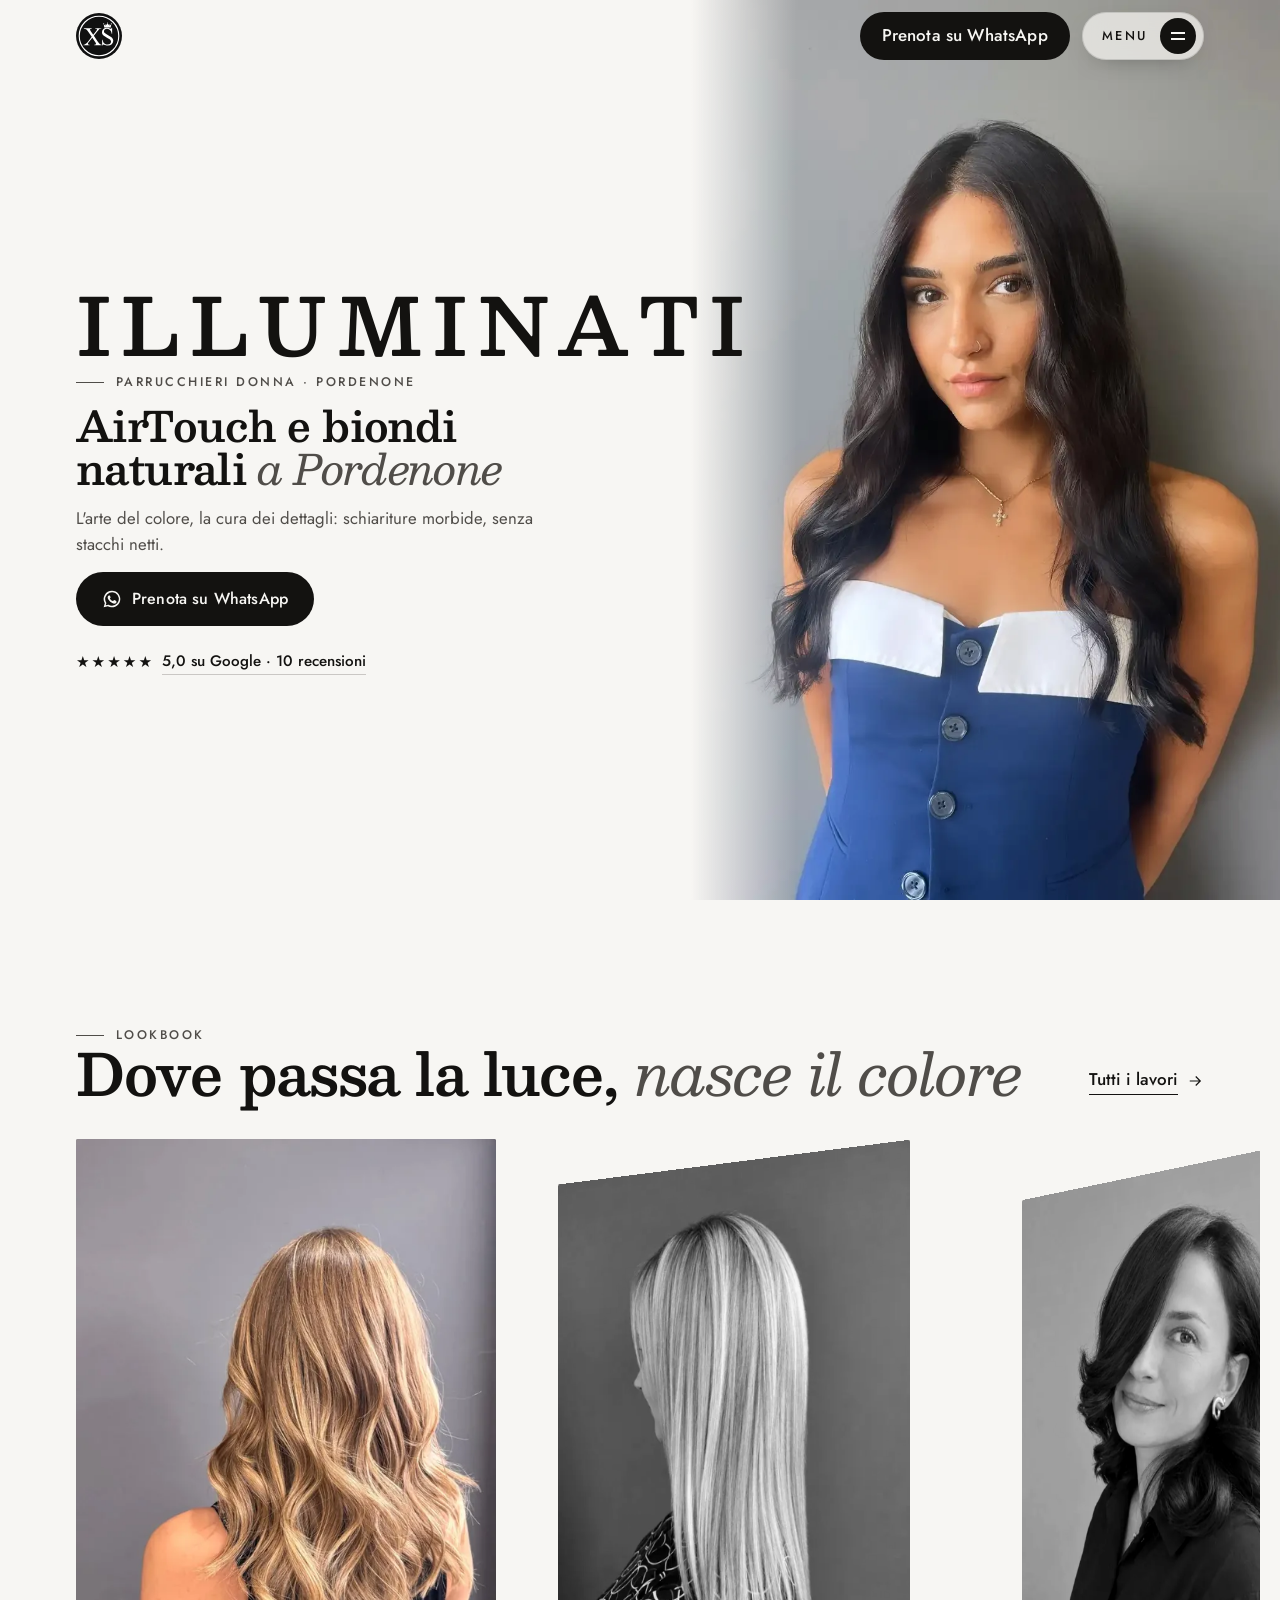
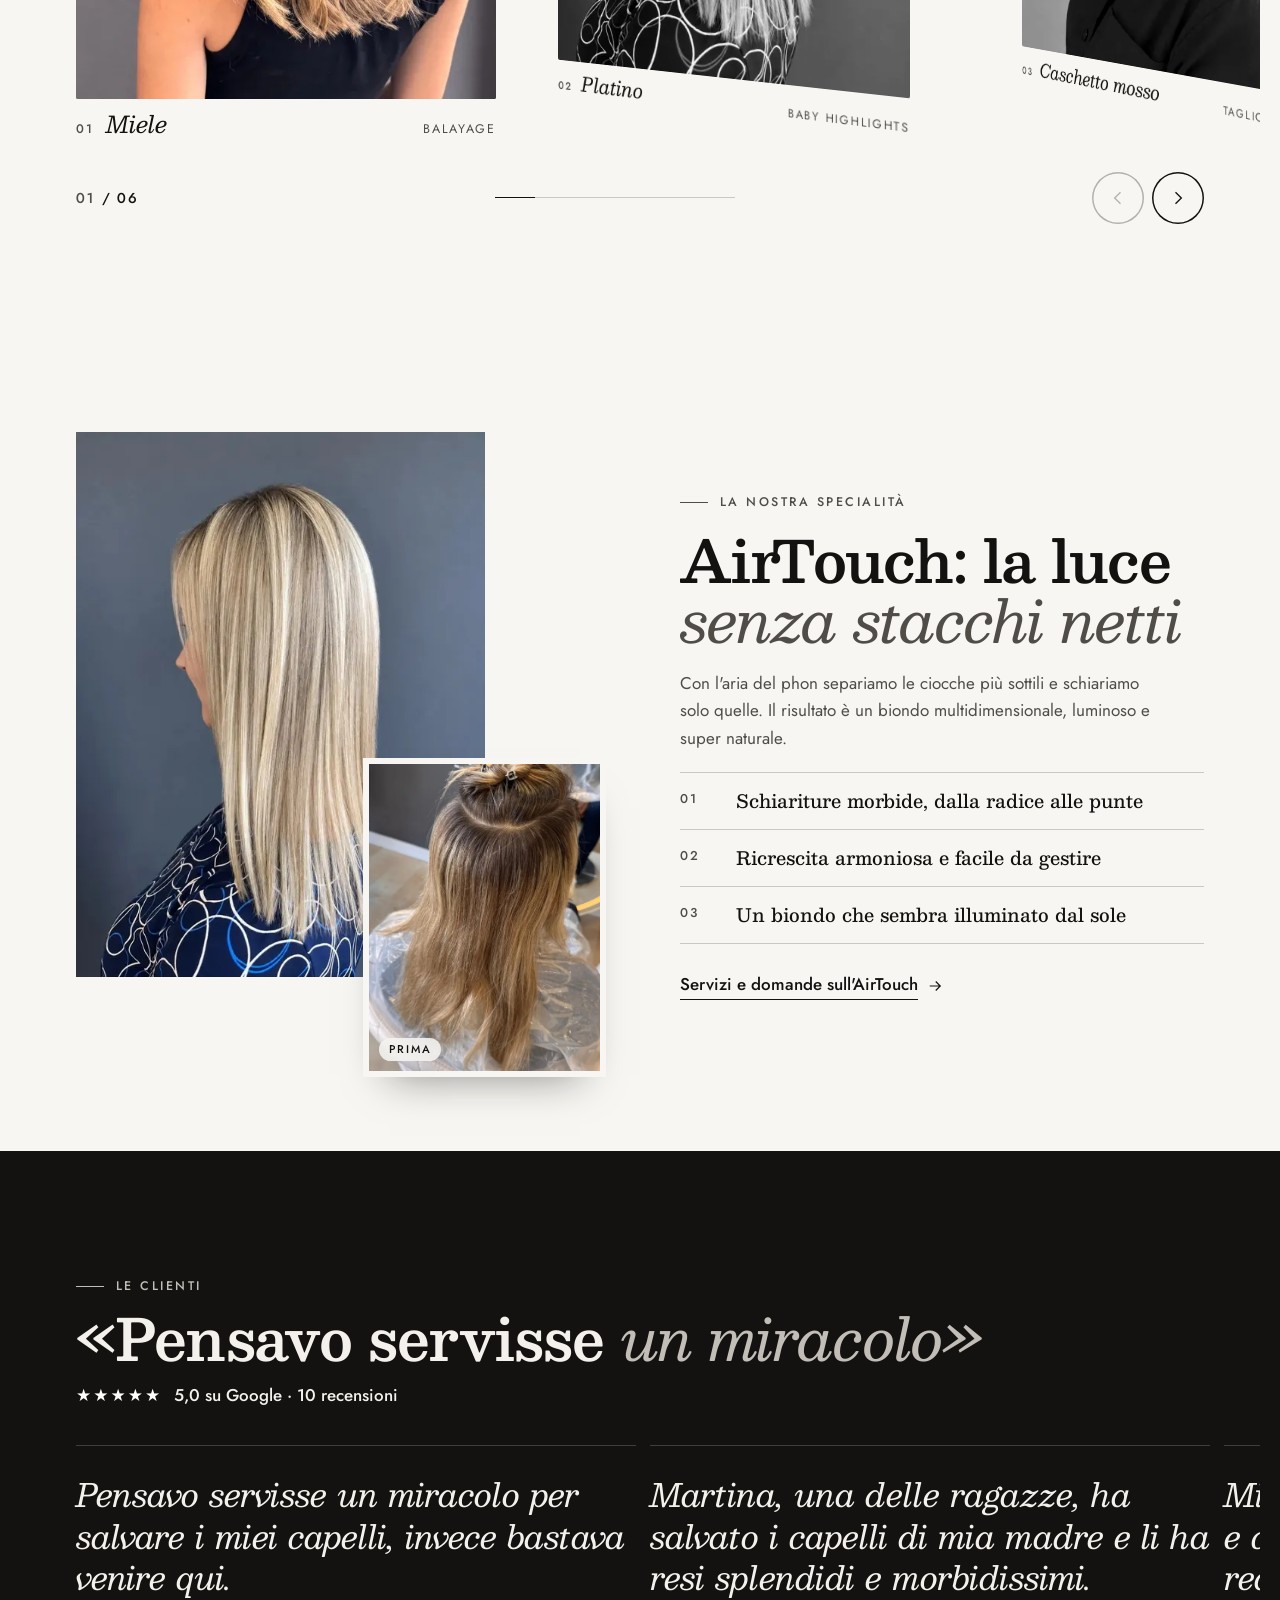
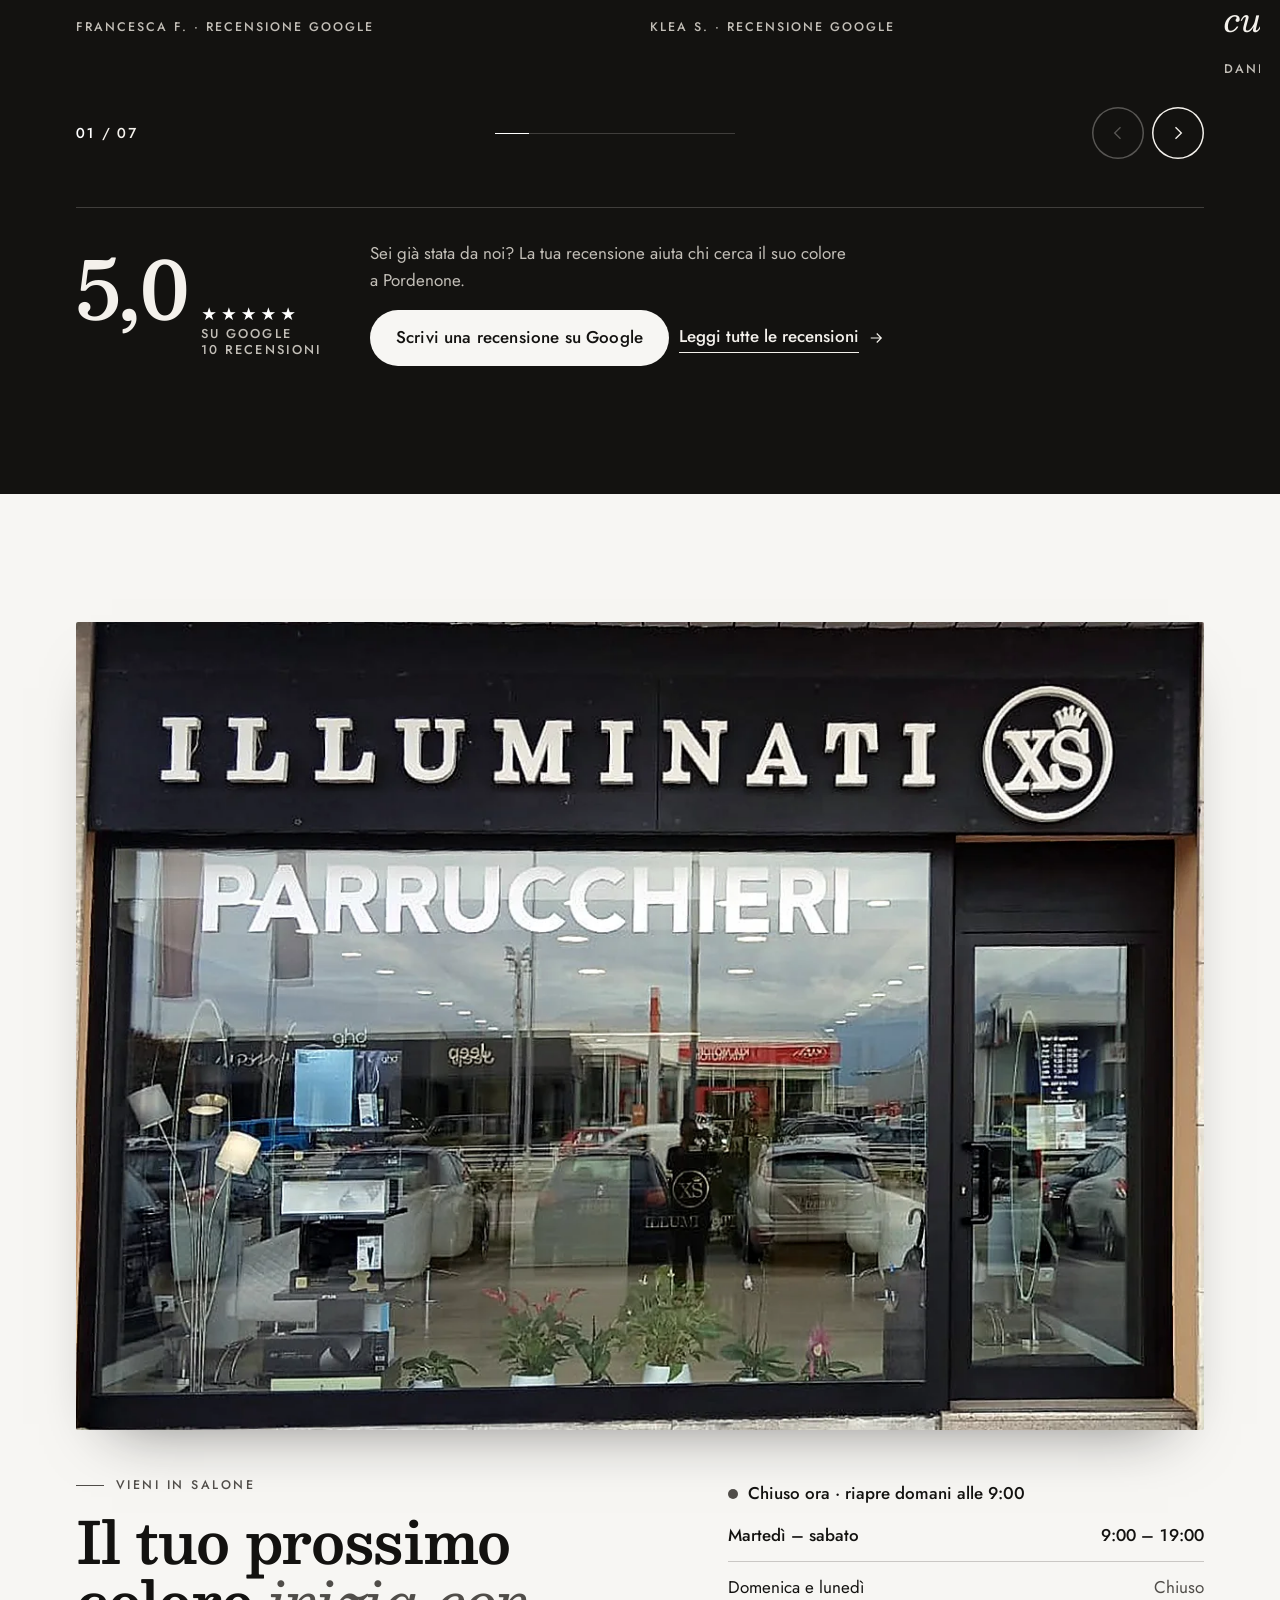
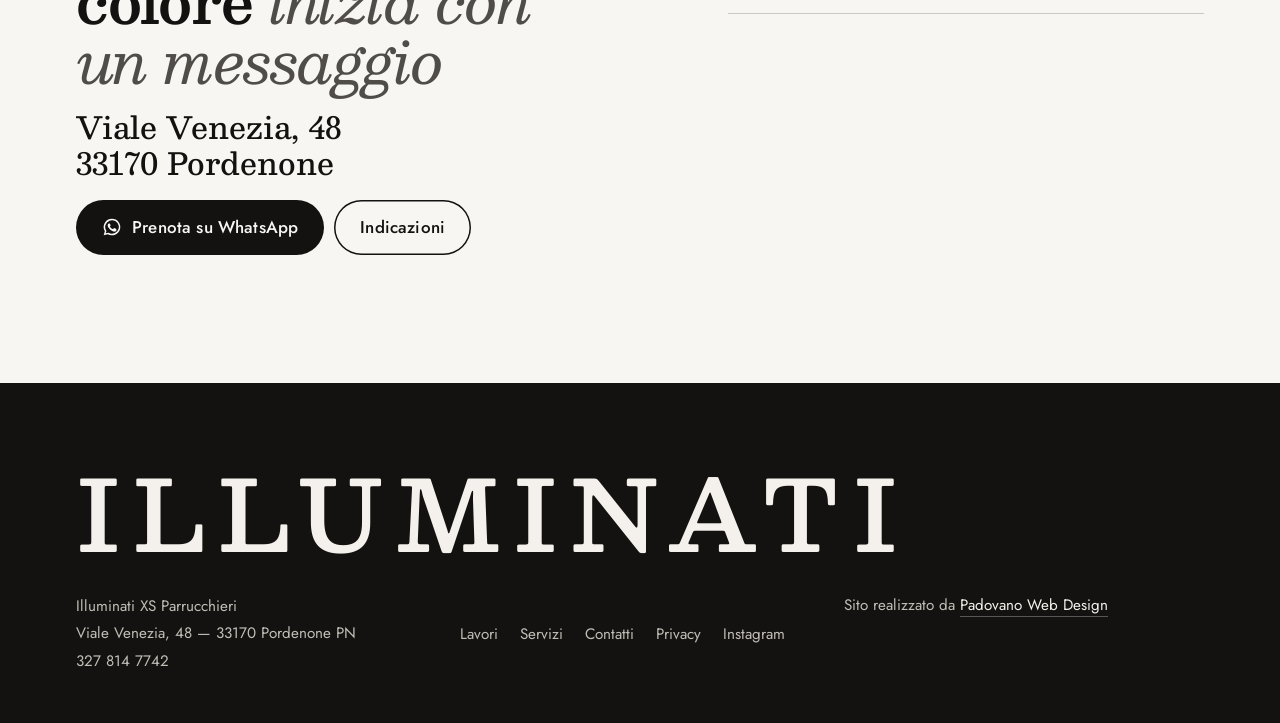
<file: index.html>
<!doctype html>
<html lang="it" class="no-js">
<head>
<meta charset="utf-8">
<script>document.documentElement.className="js"</script>
<meta name="viewport" content="width=device-width, initial-scale=1, viewport-fit=cover">
<title>AirTouch e biondi naturali a Pordenone | Illuminati XS</title>
<meta name="description" content="Salone donna in viale Venezia 48, Pordenone: AirTouch, balayage e biondi naturali. Prenota su WhatsApp, dal martedì al sabato.">
<meta name="robots" content="noindex, nofollow">
<link rel="canonical" href="https://chripav09-del.github.io/IlluminatiXS/">
<meta name="theme-color" content="#F7F5F1">
<meta property="og:type" content="website">
<meta property="og:locale" content="it_IT">
<meta property="og:site_name" content="Illuminati XS Parrucchieri">
<meta property="og:title" content="AirTouch e biondi naturali a Pordenone | Illuminati XS">
<meta property="og:description" content="Salone donna in viale Venezia 48, Pordenone: AirTouch, balayage e biondi naturali. Prenota su WhatsApp, dal martedì al sabato.">
<meta property="og:url" content="https://chripav09-del.github.io/IlluminatiXS/">
<meta property="og:image" content="https://chripav09-del.github.io/IlluminatiXS/og-image.jpg">
<meta property="og:image:width" content="1200">
<meta property="og:image:height" content="630">
<meta name="twitter:card" content="summary_large_image">
<link rel="icon" href="favicon.ico" sizes="any">
<link rel="icon" href="favicon.svg" type="image/svg+xml">
<link rel="apple-touch-icon" href="apple-touch-icon.png">
<link rel="manifest" href="site.webmanifest">
<link rel="preload" href="fonts/besley.woff2" as="font" type="font/woff2" crossorigin>
<link rel="preload" href="fonts/jost.woff2" as="font" type="font/woff2" crossorigin>
<link rel="preload" as="image" href="img/cover-castano-540.webp" imagesrcset="img/cover-castano-540.webp 540w, img/cover-castano-1080.webp 1080w" imagesizes="(min-width:900px) 46vw, 100vw" fetchpriority="high">
<link rel="stylesheet" href="css/base.css?v=202610012338">
<link rel="stylesheet" href="css/blocks.css?v=202610012338">
<script type="application/ld+json">{"@context": "https://schema.org", "@type": "HairSalon", "@id": "https://chripav09-del.github.io/IlluminatiXS/#salone", "name": "Illuminati XS Parrucchieri", "url": "https://chripav09-del.github.io/IlluminatiXS/", "image": "https://chripav09-del.github.io/IlluminatiXS/og-image.jpg", "logo": "https://chripav09-del.github.io/IlluminatiXS/icon-512.png", "telephone": "+39 327 814 7742", "address": {"@type": "PostalAddress", "streetAddress": "Viale Venezia, 48", "postalCode": "33170", "addressLocality": "Pordenone", "addressRegion": "PN", "addressCountry": "IT"}, "geo": {"@type": "GeoCoordinates", "latitude": 45.97245, "longitude": 12.64415}, "openingHoursSpecification": [{"@type": "OpeningHoursSpecification", "dayOfWeek": ["Tuesday", "Wednesday", "Thursday", "Friday", "Saturday"], "opens": "09:00", "closes": "19:00"}], "sameAs": ["https://www.instagram.com/illuminatixs_parrucchieri/"], "areaServed": "Pordenone", "knowsAbout": ["AirTouch", "Balayage", "Baby highlights", "Colorazione capelli", "Ricostruzione capelli"]}</script>
<script type="module" src="js/main.js?v=202610012338"></script>
</head>
<body>
<a class="skip" href="#contenuto">Vai al contenuto</a>
<header class="top">
  <div class="wrap">
    <a class="logo" href="./" aria-label="Illuminati XS Parrucchieri, home"><img src="img/logo-xs.svg" width="46" height="46" alt=""><b>Illuminati</b></a>
    <div class="top__right">
      <a class="btn top__book" href="https://wa.me/393278147742?text=Ciao!%20Vorrei%20prenotare%20un%20appuntamento%20da%20Illuminati%20XS." target="_blank" rel="noopener">Prenota su WhatsApp</a>
      <button class="menu-btn" type="button" aria-expanded="false" aria-controls="menu"><span>Menu</span><i aria-hidden="true"></i></button>
    </div>
  </div>
</header>
<div class="menu" id="menu" aria-hidden="true">
  <nav aria-label="Principale">
    <ol>
        <li><a href="./" style="--i:0" aria-current="page"><strong>Home</strong><small>la copertina</small></a></li>
        <li><a href="lavori.html" style="--i:1"><strong>Lavori</strong><small>prima e dopo, sfumature</small></a></li>
        <li><a href="servizi.html" style="--i:2"><strong>Servizi</strong><small>AirTouch, balayage, colore</small></a></li>
        <li><a href="contatti.html" style="--i:3"><strong>Contatti</strong><small>orari e prenotazioni</small></a></li>
    </ol>
  </nav>
  <div class="menu__foot">
    <p data-status>Martedì–sabato 9:00–19:00</p>
    <p>Viale Venezia, 48 · Pordenone</p>
    <div class="row">
      <a class="btn" href="https://wa.me/393278147742?text=Ciao!%20Vorrei%20prenotare%20un%20appuntamento%20da%20Illuminati%20XS." target="_blank" rel="noopener"><svg viewBox="0 0 24 24" aria-hidden="true" fill="currentColor"><path d="M12 2a10 10 0 0 0-8.6 15.1L2 22l5-1.3A10 10 0 1 0 12 2Zm0 18.2a8.2 8.2 0 0 1-4.2-1.2l-.3-.2-3 .8.8-2.9-.2-.3A8.2 8.2 0 1 1 12 20.2Zm4.5-6.1c-.2-.1-1.5-.7-1.7-.8-.2-.1-.4-.1-.6.1l-.8 1c-.1.2-.3.2-.5.1a6.7 6.7 0 0 1-3.3-2.9c-.3-.4.3-.4.7-1.3.1-.2 0-.3 0-.4l-.8-1.8c-.2-.5-.4-.4-.6-.4h-.5a1 1 0 0 0-.7.3 3 3 0 0 0-.9 2.2 5.2 5.2 0 0 0 1.1 2.7 11.8 11.8 0 0 0 4.5 4c1.7.7 2.3.8 3.2.6.5-.1 1.5-.6 1.7-1.2.2-.6.2-1.1.2-1.2-.1-.1-.3-.2-.5-.3Z"/></svg>Prenota su WhatsApp</a>
      <a class="btn btn--line" href="tel:+393278147742"><svg viewBox="0 0 24 24" aria-hidden="true" fill="none" stroke="currentColor" stroke-width="1.6"><path d="M5 4h4l2 5-2.5 1.5a11 11 0 0 0 5 5L15 13l5 2v4a2 2 0 0 1-2 2A16 16 0 0 1 3 6a2 2 0 0 1 2-2"/></svg>327 814 7742</a>
    </div>
  </div>
</div>
<main id="contenuto">

  <section class="cover" aria-labelledby="h1">
    <div class="cover__photo">
      <div class="tilt">
        <div class="lit" data-light="manual"><img class="bw" src="img/cover-castano-540.webp" srcset="img/cover-castano-540.webp 540w, img/cover-castano-1080.webp 1080w" sizes="(min-width:900px) 46vw, 100vw" width="540" height="720" fetchpriority="high" alt="Cliente del salone con capelli castani lucidi e onde morbide"><img class="col" src="img/cover-castano-540.webp" srcset="img/cover-castano-540.webp 540w, img/cover-castano-1080.webp 1080w" sizes="(min-width:900px) 46vw, 100vw" width="540" height="720" alt="" aria-hidden="true" ><span class="beam" aria-hidden="true"></span></div>
        <span class="sheen" aria-hidden="true"></span>
      </div>
    </div>
    <div class="cover__body wrap">
      <p class="mast" aria-hidden="true"><span>Illumi</span><span>nati</span></p>
      <div class="cover__text">
        <p class="kicker">Parrucchieri donna · Pordenone</p>
        <h1 id="h1">AirTouch e biondi naturali <em>a Pordenone</em></h1>
        <p class="lead">L'arte del colore, la cura dei dettagli: schiariture morbide, senza stacchi netti.</p>
        <div class="cover__proof">
          <a class="btn" href="https://wa.me/393278147742?text=Ciao!%20Vorrei%20prenotare%20un%20appuntamento%20da%20Illuminati%20XS." target="_blank" rel="noopener"><svg viewBox="0 0 24 24" aria-hidden="true" fill="currentColor"><path d="M12 2a10 10 0 0 0-8.6 15.1L2 22l5-1.3A10 10 0 1 0 12 2Zm0 18.2a8.2 8.2 0 0 1-4.2-1.2l-.3-.2-3 .8.8-2.9-.2-.3A8.2 8.2 0 1 1 12 20.2Zm4.5-6.1c-.2-.1-1.5-.7-1.7-.8-.2-.1-.4-.1-.6.1l-.8 1c-.1.2-.3.2-.5.1a6.7 6.7 0 0 1-3.3-2.9c-.3-.4.3-.4.7-1.3.1-.2 0-.3 0-.4l-.8-1.8c-.2-.5-.4-.4-.6-.4h-.5a1 1 0 0 0-.7.3 3 3 0 0 0-.9 2.2 5.2 5.2 0 0 0 1.1 2.7 11.8 11.8 0 0 0 4.5 4c1.7.7 2.3.8 3.2.6.5-.1 1.5-.6 1.7-1.2.2-.6.2-1.1.2-1.2-.1-.1-.3-.2-.5-.3Z"/></svg>Prenota su WhatsApp</a>
          <a class="trust" href="https://www.google.com/maps/search/?api=1&amp;query=Illuminati+XS+Parrucchieri+Viale+Venezia+48+Pordenone" target="_blank" rel="noopener"><span class="stars" aria-hidden="true">★★★★★</span><u>5,0 su Google · 10 recensioni</u></a>
        </div>
      </div>
    </div>
  </section>

  <section class="sec--lg look" aria-labelledby="h-look">
    <div class="wrap">
      <div class="head">
        <div class="rise">
          <p class="kicker">Lookbook</p>
          <h2 id="h-look">Dove passa la luce, <em>nasce il colore</em></h2>
        </div>
        <div class="rise" style="--i:1"><a class="link" href="lavori.html"><span>Tutti i lavori</span><svg viewBox="0 0 24 24" fill="none" stroke="currentColor" stroke-width="1.6" aria-hidden="true"><path d="M5 12h14M13 6l6 6-6 6"/></svg></a></div>
      </div>
      <div class="coverflow" data-carousel role="region" aria-roledescription="carosello" aria-label="Lookbook dei lavori">
        <ul class="track" tabindex="0" aria-label="Lavori del salone, scorri con le frecce">
        <li><a class="card" href="lavori.html"><div class="lit" data-light="carousel"><img class="bw" src="img/balayage-miele-540.webp" srcset="img/balayage-miele-540.webp 540w, img/balayage-miele-1080.webp 1080w" sizes="(min-width:900px) 420px, 78vw" width="540" height="720" loading="lazy" decoding="async" alt="Balayage biondo miele con onde morbide, lavoro del salone"><img class="col" src="img/balayage-miele-540.webp" srcset="img/balayage-miele-540.webp 540w, img/balayage-miele-1080.webp 1080w" sizes="(min-width:900px) 420px, 78vw" width="540" height="720" alt="" aria-hidden="true" loading="lazy" decoding="async"><span class="beam" aria-hidden="true"></span></div><span class="cap"><span class="n">01</span><strong>Miele</strong><small>Balayage</small></span></a></li>
        <li><a class="card" href="lavori.html"><div class="lit" data-light="carousel"><img class="bw" src="img/platino-540.webp" srcset="img/platino-540.webp 540w, img/platino-1080.webp 1080w" sizes="(min-width:900px) 420px, 78vw" width="540" height="720" loading="lazy" decoding="async" alt="Baby highlights su biondo platino liscio e lucido"><img class="col" src="img/platino-540.webp" srcset="img/platino-540.webp 540w, img/platino-1080.webp 1080w" sizes="(min-width:900px) 420px, 78vw" width="540" height="720" alt="" aria-hidden="true" loading="lazy" decoding="async"><span class="beam" aria-hidden="true"></span></div><span class="cap"><span class="n">02</span><strong>Platino</strong><small>Baby highlights</small></span></a></li>
        <li><a class="card" href="lavori.html"><div class="lit" data-light="carousel"><img class="bw" src="img/ritratto-caschetto-540.webp" srcset="img/ritratto-caschetto-540.webp 540w, img/ritratto-caschetto-1080.webp 1080w" sizes="(min-width:900px) 420px, 78vw" width="540" height="720" loading="lazy" decoding="async" alt="Cliente con caschetto mosso scuro dopo taglio e piega"><img class="col" src="img/ritratto-caschetto-540.webp" srcset="img/ritratto-caschetto-540.webp 540w, img/ritratto-caschetto-1080.webp 1080w" sizes="(min-width:900px) 420px, 78vw" width="540" height="720" alt="" aria-hidden="true" loading="lazy" decoding="async"><span class="beam" aria-hidden="true"></span></div><span class="cap"><span class="n">03</span><strong>Caschetto mosso</strong><small>Taglio e piega</small></span></a></li>
        <li><a class="card" href="lavori.html"><div class="lit" data-light="carousel"><img class="bw" src="img/sabbia-540.webp" srcset="img/sabbia-540.webp 540w, img/sabbia-960.webp 960w" sizes="(min-width:900px) 420px, 78vw" width="540" height="720" loading="lazy" decoding="async" alt="AirTouch biondo sabbia su capelli lunghi mossi"><img class="col" src="img/sabbia-540.webp" srcset="img/sabbia-540.webp 540w, img/sabbia-960.webp 960w" sizes="(min-width:900px) 420px, 78vw" width="540" height="720" alt="" aria-hidden="true" loading="lazy" decoding="async"><span class="beam" aria-hidden="true"></span></div><span class="cap"><span class="n">04</span><strong>Sabbia</strong><small>AirTouch</small></span></a></li>
        <li><a class="card" href="lavori.html"><div class="lit" data-light="carousel"><img class="bw" src="img/ritratto-onde-540.webp" srcset="img/ritratto-onde-540.webp 540w, img/ritratto-onde-1080.webp 1080w" sizes="(min-width:900px) 420px, 78vw" width="540" height="720" loading="lazy" decoding="async" alt="Cliente con capelli lunghi bruni e onde morbide"><img class="col" src="img/ritratto-onde-540.webp" srcset="img/ritratto-onde-540.webp 540w, img/ritratto-onde-1080.webp 1080w" sizes="(min-width:900px) 420px, 78vw" width="540" height="720" alt="" aria-hidden="true" loading="lazy" decoding="async"><span class="beam" aria-hidden="true"></span></div><span class="cap"><span class="n">05</span><strong>Bruno lucido</strong><small>Colore e piega</small></span></a></li>
        <li><a class="card" href="lavori.html"><div class="lit" data-light="carousel"><img class="bw" src="img/ricci-540.webp" srcset="img/ricci-540.webp 540w, img/ricci-1080.webp 1080w" sizes="(min-width:900px) 420px, 78vw" width="540" height="720" loading="lazy" decoding="async" alt="Ricci scuri molto lunghi definiti in salone"><img class="col" src="img/ricci-540.webp" srcset="img/ricci-540.webp 540w, img/ricci-1080.webp 1080w" sizes="(min-width:900px) 420px, 78vw" width="540" height="720" alt="" aria-hidden="true" loading="lazy" decoding="async"><span class="beam" aria-hidden="true"></span></div><span class="cap"><span class="n">06</span><strong>Ricci</strong><small>Taglio e cura</small></span></a></li>
        </ul>
      <div class="ctrl">
        <p class="count" aria-live="polite"><b>01</b> / 06</p>
        <span class="progress" aria-hidden="true"><i></i></span>
        <div class="arrows">
          <button class="arrow" type="button" data-prev aria-label="Foto precedente"><svg viewBox="0 0 24 24" fill="none" stroke="currentColor" stroke-width="1.6" aria-hidden="true"><path d="M15 5l-7 7 7 7"/></svg></button>
          <button class="arrow" type="button" data-next aria-label="Foto successiva"><svg viewBox="0 0 24 24" fill="none" stroke="currentColor" stroke-width="1.6" aria-hidden="true"><path d="M9 5l7 7-7 7"/></svg></button>
        </div>
      </div>
      </div>
    </div>
  </section>

  <section class="sec air" aria-labelledby="h-air">
    <div class="wrap">
      <div class="air__pair rise">
        <div class="after"><div class="lit" data-light="view"><img class="bw" src="img/platino-540.webp" srcset="img/platino-540.webp 540w, img/platino-1080.webp 1080w" sizes="(min-width:900px) 40vw, 78vw" width="540" height="720" loading="lazy" decoding="async" alt="Dopo: baby highlights su biondo platino"><img class="col" src="img/platino-540.webp" srcset="img/platino-540.webp 540w, img/platino-1080.webp 1080w" sizes="(min-width:900px) 40vw, 78vw" width="540" height="720" alt="" aria-hidden="true" loading="lazy" decoding="async"><span class="beam" aria-hidden="true"></span></div></div>
        <div class="before"><img class="" src="img/platino-prima-540.webp" srcset="img/platino-prima-540.webp 540w, img/platino-prima-1080.webp 1080w" sizes="(min-width:900px) 18vw, 40vw" width="540" height="720" loading="lazy" decoding="async" alt="Prima: biondo in lavorazione con la ricrescita scura"><span class="tag">Prima</span></div>
      </div>
      <div class="air__copy">
        <p class="kicker rise">La nostra specialità</p>
        <h2 class="rise" id="h-air">AirTouch: la luce <em>senza stacchi netti</em></h2>
        <p class="lead rise">Con l'aria del phon separiamo le ciocche più sottili e schiariamo solo quelle. Il risultato è un biondo multidimensionale, luminoso e super naturale.</p>
        <ol class="points">
          <li class="rise"><span>01</span>Schiariture morbide, dalla radice alle punte</li>
          <li class="rise" style="--i:1"><span>02</span>Ricrescita armoniosa e facile da gestire</li>
          <li class="rise" style="--i:2"><span>03</span>Un biondo che sembra illuminato dal sole</li>
        </ol>
        <div class="rise"><a class="link" href="servizi.html"><span>Servizi e domande sull'AirTouch</span><svg viewBox="0 0 24 24" fill="none" stroke="currentColor" stroke-width="1.6" aria-hidden="true"><path d="M5 12h14M13 6l6 6-6 6"/></svg></a></div>
      </div>
    </div>
  </section>

  <section class="sec--lg voices dark" aria-labelledby="h-voices">
    <div class="wrap">
      <div class="head">
        <p class="kicker rise">Le clienti</p>
        <h2 class="rise" id="h-voices">«Pensavo servisse <em style="color:var(--on-dark-2)">un miracolo»</em></h2>
        <p class="score rise"><span class="stars" aria-hidden="true">★★★★★</span>5,0 su Google · 10 recensioni</p>
      </div>
      <div data-carousel role="region" aria-roledescription="carosello" aria-label="Recensioni Google">
        <ul class="track" tabindex="0" aria-label="Recensioni, scorri con le frecce">
        <li><figure class="quote"><blockquote>Pensavo servisse un miracolo per salvare i miei capelli, invece bastava venire qui.</blockquote><figcaption>Francesca F. · recensione Google</figcaption></figure></li>
        <li><figure class="quote"><blockquote>Martina, una delle ragazze, ha salvato i capelli di mia madre e li ha resi splendidi e morbidissimi.</blockquote><figcaption>Klea S. · recensione Google</figcaption></figure></li>
        <li><figure class="quote"><blockquote>Mi hanno ascoltata con attenzione e consigliata nel modo giusto, realizzando esattamente il lavoro di cui avevo bisogno.</blockquote><figcaption>Daniela I. · recensione Google</figcaption></figure></li>
        <li><figure class="quote"><blockquote>Miriam è bravissima e sa metterti subito al tuo agio.</blockquote><figcaption>Alessandra A. · recensione Google</figcaption></figure></li>
        <li><figure class="quote"><blockquote>Martina super gentile e molto attenta alle mie esigenze. Ha capito subito quello che desideravo e il risultato ha superato le aspettative.</blockquote><figcaption>Barbara S. · recensione Google</figcaption></figure></li>
        <li><figure class="quote"><blockquote>Molto accogliente, soddisfa sempre le mie esigenze. Inoltre il salone è molto bello esteticamente, ve lo consiglio!!</blockquote><figcaption>Ines G. · recensione Google</figcaption></figure></li>
        <li><figure class="quote"><blockquote>Ti senti a tuo agio fin da subito con la gentilezza, simpatia che c'è.</blockquote><figcaption>Mara C. · recensione Google</figcaption></figure></li>
        </ul>
      <div class="ctrl">
        <p class="count" aria-live="polite"><b>01</b> / 07</p>
        <span class="progress" aria-hidden="true"><i></i></span>
        <div class="arrows">
          <button class="arrow" type="button" data-prev aria-label="Recensione precedente"><svg viewBox="0 0 24 24" fill="none" stroke="currentColor" stroke-width="1.6" aria-hidden="true"><path d="M15 5l-7 7 7 7"/></svg></button>
          <button class="arrow" type="button" data-next aria-label="Recensione successiva"><svg viewBox="0 0 24 24" fill="none" stroke="currentColor" stroke-width="1.6" aria-hidden="true"><path d="M9 5l7 7-7 7"/></svg></button>
        </div>
      </div>
      </div>
      <div class="review-cta rise">
        <p class="score-big"><span>5,0</span><small><span class="stars" aria-hidden="true">★★★★★</span>su Google<br>10 recensioni</small></p>
        <div>
          <p class="lead">Sei già stata da noi? La tua recensione aiuta chi cerca il suo colore a Pordenone.</p>
          <div class="actions" style="margin-top:16px">
            <a class="btn btn--light" href="https://www.google.com/maps/place//data=!4m3!3m2!1s0x47797b39ec83967b:0x76531a4e19f5794d!12e1" target="_blank" rel="noopener">Scrivi una recensione su Google</a>
            <a class="link" href="https://www.google.com/maps/search/?api=1&amp;query=Illuminati+XS+Parrucchieri+Viale+Venezia+48+Pordenone" target="_blank" rel="noopener"><span>Leggi tutte le recensioni</span><svg viewBox="0 0 24 24" fill="none" stroke="currentColor" stroke-width="1.6" aria-hidden="true"><path d="M5 12h14M13 6l6 6-6 6"/></svg></a>
          </div>
        </div>
      </div>
    </div>
  </section>

  <section class="sec--lg visit" aria-labelledby="h-visit">
    <div class="wrap">
      <img class="sign rise" src="img/vetrina-600.webp" srcset="img/vetrina-600.webp 600w, img/vetrina-1200.webp 1200w" sizes="(min-width:1240px) 1128px, 92vw" width="1200" height="860" loading="lazy" decoding="async" alt="La vetrina del salone Illuminati XS in viale Venezia 48 a Pordenone, con l'insegna e la scritta Parrucchieri">
      <div class="grid">
        <div style="display:grid;gap:18px">
          <p class="kicker rise">Vieni in salone</p>
          <h2 class="rise" id="h-visit">Il tuo prossimo colore <em>inizia con un messaggio</em></h2>
          <p class="addr rise">Viale Venezia, 48<br>33170 Pordenone</p>
          <div class="actions rise">
            <a class="btn" href="https://wa.me/393278147742?text=Ciao!%20Vorrei%20prenotare%20un%20appuntamento%20da%20Illuminati%20XS." target="_blank" rel="noopener"><svg viewBox="0 0 24 24" aria-hidden="true" fill="currentColor"><path d="M12 2a10 10 0 0 0-8.6 15.1L2 22l5-1.3A10 10 0 1 0 12 2Zm0 18.2a8.2 8.2 0 0 1-4.2-1.2l-.3-.2-3 .8.8-2.9-.2-.3A8.2 8.2 0 1 1 12 20.2Zm4.5-6.1c-.2-.1-1.5-.7-1.7-.8-.2-.1-.4-.1-.6.1l-.8 1c-.1.2-.3.2-.5.1a6.7 6.7 0 0 1-3.3-2.9c-.3-.4.3-.4.7-1.3.1-.2 0-.3 0-.4l-.8-1.8c-.2-.5-.4-.4-.6-.4h-.5a1 1 0 0 0-.7.3 3 3 0 0 0-.9 2.2 5.2 5.2 0 0 0 1.1 2.7 11.8 11.8 0 0 0 4.5 4c1.7.7 2.3.8 3.2.6.5-.1 1.5-.6 1.7-1.2.2-.6.2-1.1.2-1.2-.1-.1-.3-.2-.5-.3Z"/></svg>Prenota su WhatsApp</a>
            <a class="btn btn--line" href="https://www.google.com/maps/search/?api=1&amp;query=Illuminati+XS+Parrucchieri+Viale+Venezia+48+Pordenone" target="_blank" rel="noopener">Indicazioni</a>
          </div>
        </div>
        <div class="rise">
          <p class="status" data-status>Martedì–sabato 9:00–19:00</p>
          <!-- ORARI DA CONFERMARE: Google 9-19, IG 9-16 (TODO-CLIENTE n.1) -->
          <table class="hours"><caption class="sr-only">Orari</caption><tbody>
            <tr data-day="2,3,4,5,6"><th scope="row">Martedì – sabato</th><td>9:00 – 19:00</td></tr>
            <tr data-day="0,1"><th scope="row">Domenica e lunedì</th><td>Chiuso</td></tr>
          </tbody></table>
        </div>
      </div>
    </div>
  </section>
</main>

<footer class="foot">
  <div class="wrap">
    <p class="big" aria-hidden="true">Illuminati</p>
    <div class="cols">
      <address>Illuminati XS Parrucchieri<br>Viale Venezia, 48 — 33170 Pordenone PN<br><a href="tel:+393278147742">327 814 7742</a></address>
      <!-- P.IVA E RAGIONE SOCIALE DA CHIEDERE (TODO-CLIENTE n.9) -->
      <nav class="links" aria-label="Pagine">
        <a href="lavori.html">Lavori</a><a href="servizi.html">Servizi</a><a href="contatti.html">Contatti</a><a href="privacy.html">Privacy</a><a href="https://www.instagram.com/illuminatixs_parrucchieri/" target="_blank" rel="noopener">Instagram</a>
      </nav>
      <p class="credit">Sito realizzato da <a href="https://padovanowebdesign.it" target="_blank" rel="noopener">Padovano Web Design</a></p>
    </div>
  </div>
</footer>
<div class="bar" role="navigation" aria-label="Azioni rapide">
  <a class="btn btn--line" href="tel:+393278147742"><svg viewBox="0 0 24 24" aria-hidden="true" fill="none" stroke="currentColor" stroke-width="1.6"><path d="M5 4h4l2 5-2.5 1.5a11 11 0 0 0 5 5L15 13l5 2v4a2 2 0 0 1-2 2A16 16 0 0 1 3 6a2 2 0 0 1 2-2"/></svg>Chiama</a>
  <a class="btn btn--light" href="https://wa.me/393278147742?text=Ciao!%20Vorrei%20prenotare%20un%20appuntamento%20da%20Illuminati%20XS." target="_blank" rel="noopener"><svg viewBox="0 0 24 24" aria-hidden="true" fill="currentColor"><path d="M12 2a10 10 0 0 0-8.6 15.1L2 22l5-1.3A10 10 0 1 0 12 2Zm0 18.2a8.2 8.2 0 0 1-4.2-1.2l-.3-.2-3 .8.8-2.9-.2-.3A8.2 8.2 0 1 1 12 20.2Zm4.5-6.1c-.2-.1-1.5-.7-1.7-.8-.2-.1-.4-.1-.6.1l-.8 1c-.1.2-.3.2-.5.1a6.7 6.7 0 0 1-3.3-2.9c-.3-.4.3-.4.7-1.3.1-.2 0-.3 0-.4l-.8-1.8c-.2-.5-.4-.4-.6-.4h-.5a1 1 0 0 0-.7.3 3 3 0 0 0-.9 2.2 5.2 5.2 0 0 0 1.1 2.7 11.8 11.8 0 0 0 4.5 4c1.7.7 2.3.8 3.2.6.5-.1 1.5-.6 1.7-1.2.2-.6.2-1.1.2-1.2-.1-.1-.3-.2-.5-.3Z"/></svg>WhatsApp</a>
</div>
</body>
</html>
</file>
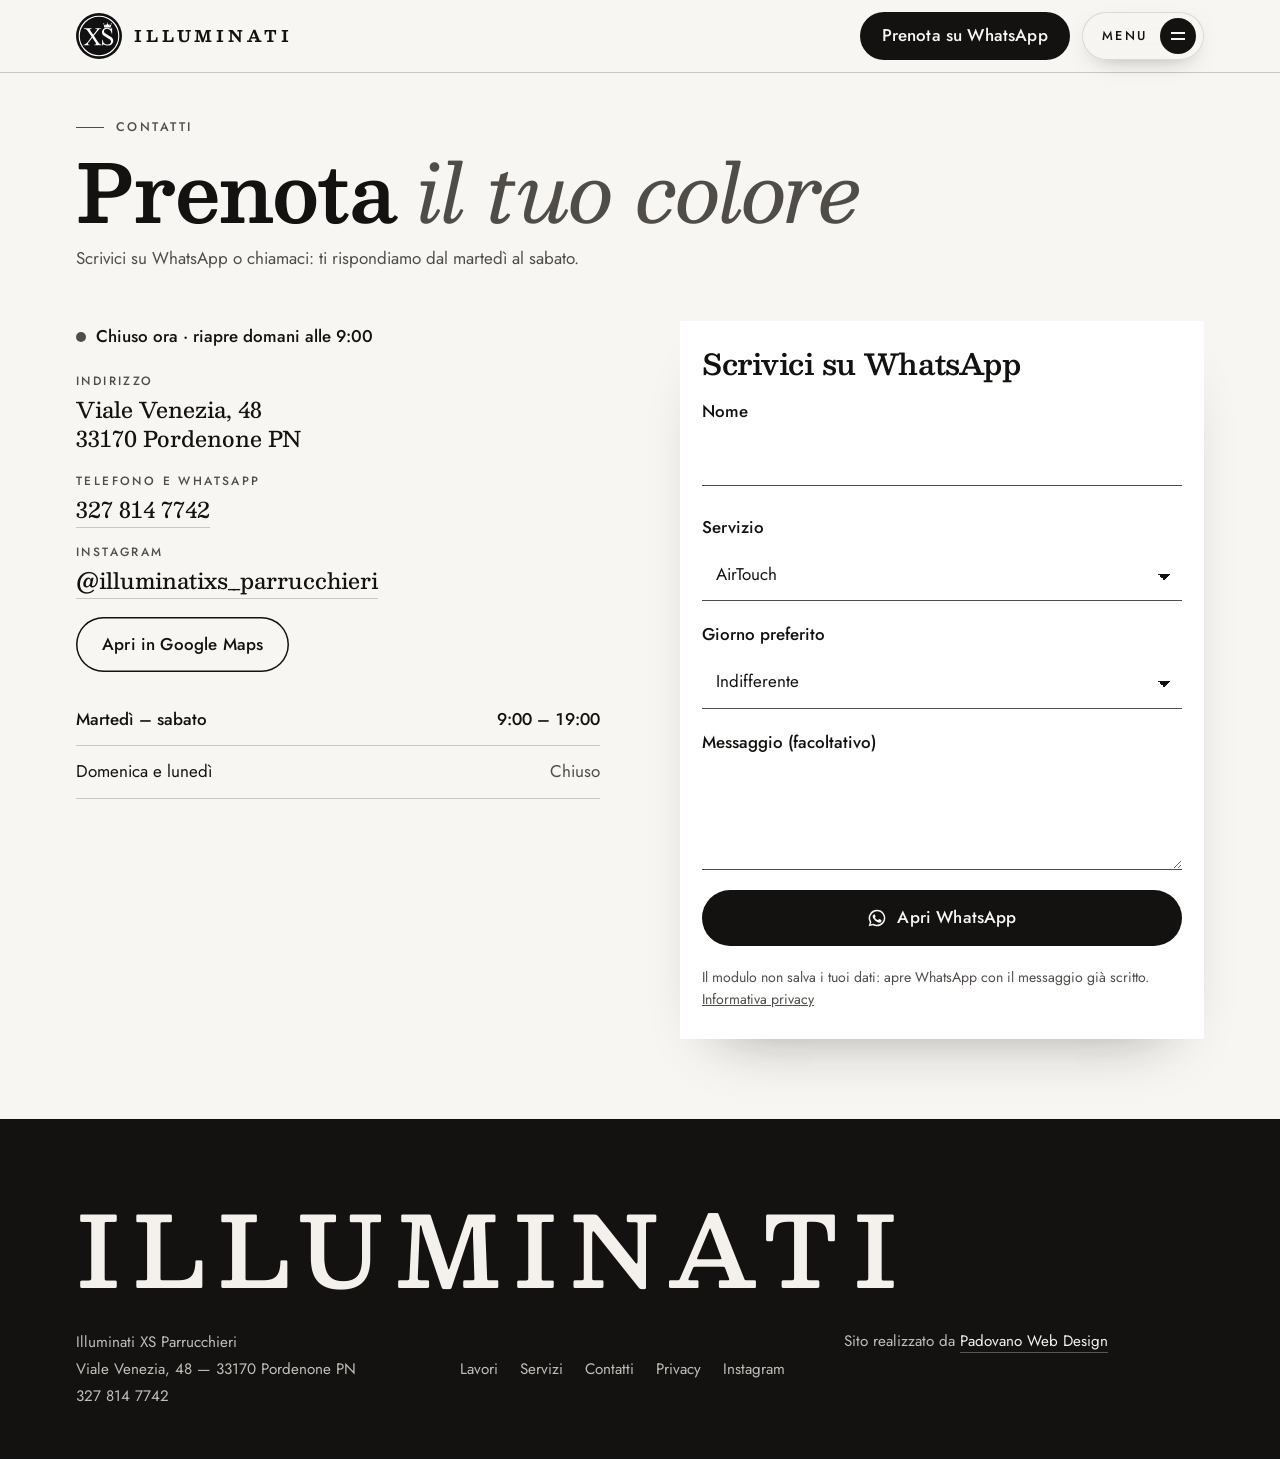
<file: contatti.html>
<!doctype html>
<html lang="it" class="no-js">
<head>
<meta charset="utf-8">
<script>document.documentElement.className="js"</script>
<meta name="viewport" content="width=device-width, initial-scale=1, viewport-fit=cover">
<title>Contatti e orari: viale Venezia 48, Pordenone | Illuminati XS</title>
<meta name="description" content="Illuminati XS Parrucchieri, viale Venezia 48, 33170 Pordenone. Telefono e WhatsApp 327 814 7742, dal martedì al sabato.">
<meta name="robots" content="noindex, nofollow">
<link rel="canonical" href="https://chripav09-del.github.io/IlluminatiXS/contatti.html">
<meta name="theme-color" content="#F7F5F1">
<meta property="og:type" content="website">
<meta property="og:locale" content="it_IT">
<meta property="og:site_name" content="Illuminati XS Parrucchieri">
<meta property="og:title" content="Contatti e orari: viale Venezia 48, Pordenone | Illuminati XS">
<meta property="og:description" content="Illuminati XS Parrucchieri, viale Venezia 48, 33170 Pordenone. Telefono e WhatsApp 327 814 7742, dal martedì al sabato.">
<meta property="og:url" content="https://chripav09-del.github.io/IlluminatiXS/contatti.html">
<meta property="og:image" content="https://chripav09-del.github.io/IlluminatiXS/og-image.jpg">
<meta property="og:image:width" content="1200">
<meta property="og:image:height" content="630">
<meta name="twitter:card" content="summary_large_image">
<link rel="icon" href="favicon.ico" sizes="any">
<link rel="icon" href="favicon.svg" type="image/svg+xml">
<link rel="apple-touch-icon" href="apple-touch-icon.png">
<link rel="manifest" href="site.webmanifest">
<link rel="preload" href="fonts/besley.woff2" as="font" type="font/woff2" crossorigin>
<link rel="preload" href="fonts/jost.woff2" as="font" type="font/woff2" crossorigin>
<link rel="stylesheet" href="css/base.css?v=202610012338">
<link rel="stylesheet" href="css/blocks.css?v=202610012338">
<script type="application/ld+json">{"@context": "https://schema.org", "@type": "HairSalon", "@id": "https://chripav09-del.github.io/IlluminatiXS/#salone", "name": "Illuminati XS Parrucchieri", "url": "https://chripav09-del.github.io/IlluminatiXS/", "image": "https://chripav09-del.github.io/IlluminatiXS/og-image.jpg", "logo": "https://chripav09-del.github.io/IlluminatiXS/icon-512.png", "telephone": "+39 327 814 7742", "address": {"@type": "PostalAddress", "streetAddress": "Viale Venezia, 48", "postalCode": "33170", "addressLocality": "Pordenone", "addressRegion": "PN", "addressCountry": "IT"}, "geo": {"@type": "GeoCoordinates", "latitude": 45.97245, "longitude": 12.64415}, "openingHoursSpecification": [{"@type": "OpeningHoursSpecification", "dayOfWeek": ["Tuesday", "Wednesday", "Thursday", "Friday", "Saturday"], "opens": "09:00", "closes": "19:00"}], "sameAs": ["https://www.instagram.com/illuminatixs_parrucchieri/"], "areaServed": "Pordenone", "knowsAbout": ["AirTouch", "Balayage", "Baby highlights", "Colorazione capelli", "Ricostruzione capelli"]}</script>
<script type="module" src="js/main.js?v=202610012338"></script>
</head>
<body>
<a class="skip" href="#contenuto">Vai al contenuto</a>
<header class="top">
  <div class="wrap">
    <a class="logo" href="./" aria-label="Illuminati XS Parrucchieri, home"><img src="img/logo-xs.svg" width="46" height="46" alt=""><b>Illuminati</b></a>
    <div class="top__right">
      <a class="btn top__book" href="https://wa.me/393278147742?text=Ciao!%20Vorrei%20prenotare%20un%20appuntamento%20da%20Illuminati%20XS." target="_blank" rel="noopener">Prenota su WhatsApp</a>
      <button class="menu-btn" type="button" aria-expanded="false" aria-controls="menu"><span>Menu</span><i aria-hidden="true"></i></button>
    </div>
  </div>
</header>
<div class="menu" id="menu" aria-hidden="true">
  <nav aria-label="Principale">
    <ol>
        <li><a href="./" style="--i:0"><strong>Home</strong><small>la copertina</small></a></li>
        <li><a href="lavori.html" style="--i:1"><strong>Lavori</strong><small>prima e dopo, sfumature</small></a></li>
        <li><a href="servizi.html" style="--i:2"><strong>Servizi</strong><small>AirTouch, balayage, colore</small></a></li>
        <li><a href="contatti.html" style="--i:3" aria-current="page"><strong>Contatti</strong><small>orari e prenotazioni</small></a></li>
    </ol>
  </nav>
  <div class="menu__foot">
    <p data-status>Martedì–sabato 9:00–19:00</p>
    <p>Viale Venezia, 48 · Pordenone</p>
    <div class="row">
      <a class="btn" href="https://wa.me/393278147742?text=Ciao!%20Vorrei%20prenotare%20un%20appuntamento%20da%20Illuminati%20XS." target="_blank" rel="noopener"><svg viewBox="0 0 24 24" aria-hidden="true" fill="currentColor"><path d="M12 2a10 10 0 0 0-8.6 15.1L2 22l5-1.3A10 10 0 1 0 12 2Zm0 18.2a8.2 8.2 0 0 1-4.2-1.2l-.3-.2-3 .8.8-2.9-.2-.3A8.2 8.2 0 1 1 12 20.2Zm4.5-6.1c-.2-.1-1.5-.7-1.7-.8-.2-.1-.4-.1-.6.1l-.8 1c-.1.2-.3.2-.5.1a6.7 6.7 0 0 1-3.3-2.9c-.3-.4.3-.4.7-1.3.1-.2 0-.3 0-.4l-.8-1.8c-.2-.5-.4-.4-.6-.4h-.5a1 1 0 0 0-.7.3 3 3 0 0 0-.9 2.2 5.2 5.2 0 0 0 1.1 2.7 11.8 11.8 0 0 0 4.5 4c1.7.7 2.3.8 3.2.6.5-.1 1.5-.6 1.7-1.2.2-.6.2-1.1.2-1.2-.1-.1-.3-.2-.5-.3Z"/></svg>Prenota su WhatsApp</a>
      <a class="btn btn--line" href="tel:+393278147742"><svg viewBox="0 0 24 24" aria-hidden="true" fill="none" stroke="currentColor" stroke-width="1.6"><path d="M5 4h4l2 5-2.5 1.5a11 11 0 0 0 5 5L15 13l5 2v4a2 2 0 0 1-2 2A16 16 0 0 1 3 6a2 2 0 0 1 2-2"/></svg>327 814 7742</a>
    </div>
  </div>
</div>
<main id="contenuto">
  <section class="phead">
    <div class="wrap">
      <p class="kicker">Contatti</p>
      <h1>Prenota <em>il tuo colore</em></h1>
      <p class="lead">Scrivici su WhatsApp o chiamaci: ti rispondiamo dal martedì al sabato.</p>
    </div>
  </section>
  <section class="sec contact" style="padding-top:0" aria-label="Contatti e modulo">
    <div class="wrap grid">
      <div class="info">
        <p class="status" data-status>Martedì–sabato 9:00–19:00</p>
        <dl>
          <div><dt>Indirizzo</dt><dd>Viale Venezia, 48<br>33170 Pordenone PN</dd></div>
          <div><dt>Telefono e WhatsApp</dt><dd><a href="tel:+393278147742">327 814 7742</a></dd></div>
          <div><dt>Instagram</dt><dd><a href="https://www.instagram.com/illuminatixs_parrucchieri/" target="_blank" rel="noopener">@illuminatixs_parrucchieri</a></dd></div>
        </dl>
        <div class="actions"><a class="btn btn--line" href="https://www.google.com/maps/search/?api=1&amp;query=Illuminati+XS+Parrucchieri+Viale+Venezia+48+Pordenone" target="_blank" rel="noopener">Apri in Google Maps</a></div>
        <!-- ORARI DA CONFERMARE: Google 9-19, IG 9-16 (TODO-CLIENTE n.1) -->
        <table class="hours"><caption class="sr-only">Orari</caption><tbody>
          <tr data-day="2,3,4,5,6"><th scope="row">Martedì – sabato</th><td>9:00 – 19:00</td></tr>
          <tr data-day="0,1"><th scope="row">Domenica e lunedì</th><td>Chiuso</td></tr>
        </tbody></table>
      </div>
      <form class="form" id="prenota" novalidate aria-labelledby="h-form">
        <h2 id="h-form">Scrivici su WhatsApp</h2>
        <div class="field"><label for="nome">Nome</label><input id="nome" name="nome" type="text" autocomplete="given-name" required aria-describedby="nome-err"><p class="err" id="nome-err" aria-live="polite"></p></div>
        <div class="field"><label for="servizio">Servizio</label><select id="servizio" name="servizio"><option>AirTouch</option><option>Balayage</option><option>Baby highlights</option><option>Colore e tonalizzazione</option><option>Ricostruzione</option><option>Taglio e piega</option><option>Frangia a tendina</option><option>Non so ancora</option></select></div>
        <div class="field"><label for="giorno">Giorno preferito</label><select id="giorno" name="giorno"><option>Indifferente</option><option>Martedì</option><option>Mercoledì</option><option>Giovedì</option><option>Venerdì</option><option>Sabato</option></select></div>
        <div class="field"><label for="messaggio">Messaggio (facoltativo)</label><textarea id="messaggio" name="messaggio" rows="3"></textarea></div>
        <button class="btn" type="submit"><svg viewBox="0 0 24 24" aria-hidden="true" fill="currentColor"><path d="M12 2a10 10 0 0 0-8.6 15.1L2 22l5-1.3A10 10 0 1 0 12 2Zm0 18.2a8.2 8.2 0 0 1-4.2-1.2l-.3-.2-3 .8.8-2.9-.2-.3A8.2 8.2 0 1 1 12 20.2Zm4.5-6.1c-.2-.1-1.5-.7-1.7-.8-.2-.1-.4-.1-.6.1l-.8 1c-.1.2-.3.2-.5.1a6.7 6.7 0 0 1-3.3-2.9c-.3-.4.3-.4.7-1.3.1-.2 0-.3 0-.4l-.8-1.8c-.2-.5-.4-.4-.6-.4h-.5a1 1 0 0 0-.7.3 3 3 0 0 0-.9 2.2 5.2 5.2 0 0 0 1.1 2.7 11.8 11.8 0 0 0 4.5 4c1.7.7 2.3.8 3.2.6.5-.1 1.5-.6 1.7-1.2.2-.6.2-1.1.2-1.2-.1-.1-.3-.2-.5-.3Z"/></svg>Apri WhatsApp</button>
        <p class="note">Il modulo non salva i tuoi dati: apre WhatsApp con il messaggio già scritto. <a href="privacy.html">Informativa privacy</a></p>
      </form>
    </div>
  </section>
</main>

<footer class="foot">
  <div class="wrap">
    <p class="big" aria-hidden="true">Illuminati</p>
    <div class="cols">
      <address>Illuminati XS Parrucchieri<br>Viale Venezia, 48 — 33170 Pordenone PN<br><a href="tel:+393278147742">327 814 7742</a></address>
      <!-- P.IVA E RAGIONE SOCIALE DA CHIEDERE (TODO-CLIENTE n.9) -->
      <nav class="links" aria-label="Pagine">
        <a href="lavori.html">Lavori</a><a href="servizi.html">Servizi</a><a href="contatti.html">Contatti</a><a href="privacy.html">Privacy</a><a href="https://www.instagram.com/illuminatixs_parrucchieri/" target="_blank" rel="noopener">Instagram</a>
      </nav>
      <p class="credit">Sito realizzato da <a href="https://padovanowebdesign.it" target="_blank" rel="noopener">Padovano Web Design</a></p>
    </div>
  </div>
</footer>
<div class="bar" role="navigation" aria-label="Azioni rapide">
  <a class="btn btn--line" href="tel:+393278147742"><svg viewBox="0 0 24 24" aria-hidden="true" fill="none" stroke="currentColor" stroke-width="1.6"><path d="M5 4h4l2 5-2.5 1.5a11 11 0 0 0 5 5L15 13l5 2v4a2 2 0 0 1-2 2A16 16 0 0 1 3 6a2 2 0 0 1 2-2"/></svg>Chiama</a>
  <a class="btn btn--light" href="https://wa.me/393278147742?text=Ciao!%20Vorrei%20prenotare%20un%20appuntamento%20da%20Illuminati%20XS." target="_blank" rel="noopener"><svg viewBox="0 0 24 24" aria-hidden="true" fill="currentColor"><path d="M12 2a10 10 0 0 0-8.6 15.1L2 22l5-1.3A10 10 0 1 0 12 2Zm0 18.2a8.2 8.2 0 0 1-4.2-1.2l-.3-.2-3 .8.8-2.9-.2-.3A8.2 8.2 0 1 1 12 20.2Zm4.5-6.1c-.2-.1-1.5-.7-1.7-.8-.2-.1-.4-.1-.6.1l-.8 1c-.1.2-.3.2-.5.1a6.7 6.7 0 0 1-3.3-2.9c-.3-.4.3-.4.7-1.3.1-.2 0-.3 0-.4l-.8-1.8c-.2-.5-.4-.4-.6-.4h-.5a1 1 0 0 0-.7.3 3 3 0 0 0-.9 2.2 5.2 5.2 0 0 0 1.1 2.7 11.8 11.8 0 0 0 4.5 4c1.7.7 2.3.8 3.2.6.5-.1 1.5-.6 1.7-1.2.2-.6.2-1.1.2-1.2-.1-.1-.3-.2-.5-.3Z"/></svg>WhatsApp</a>
</div>
</body>
</html>
</file>
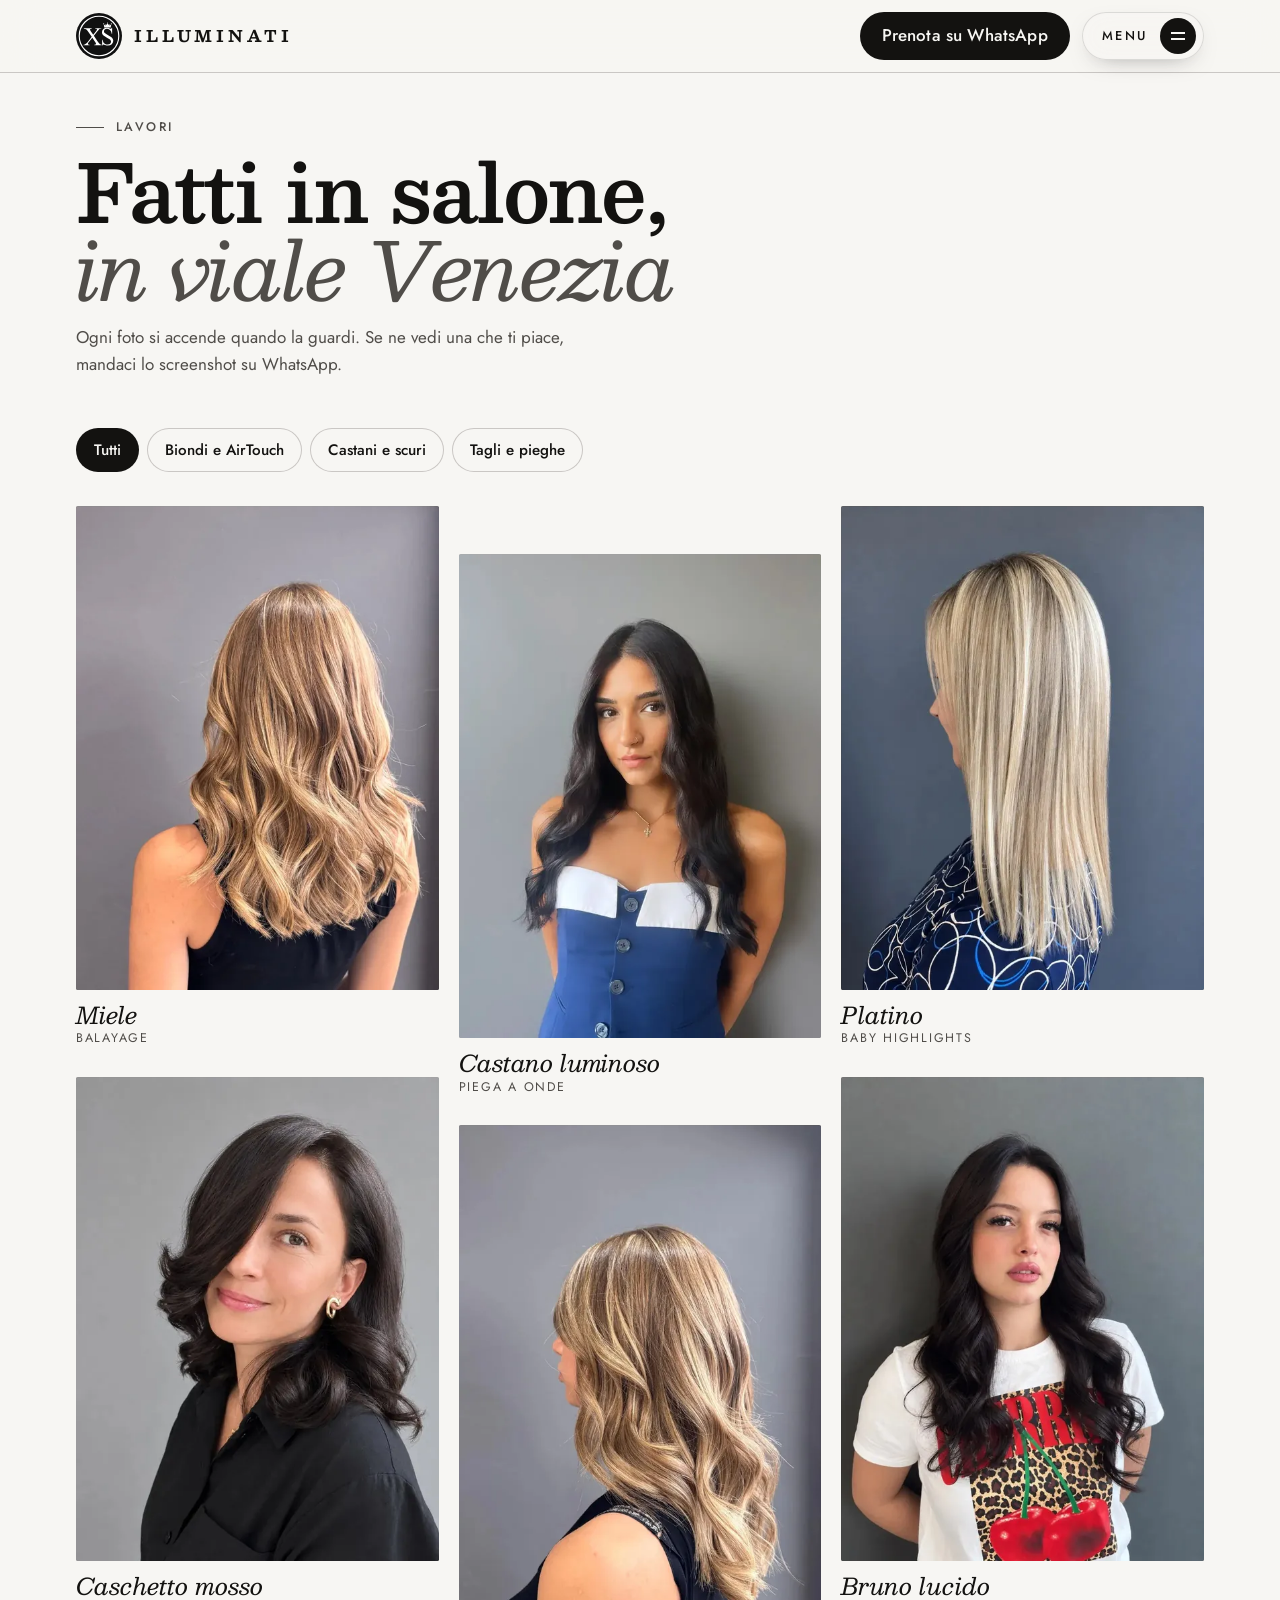
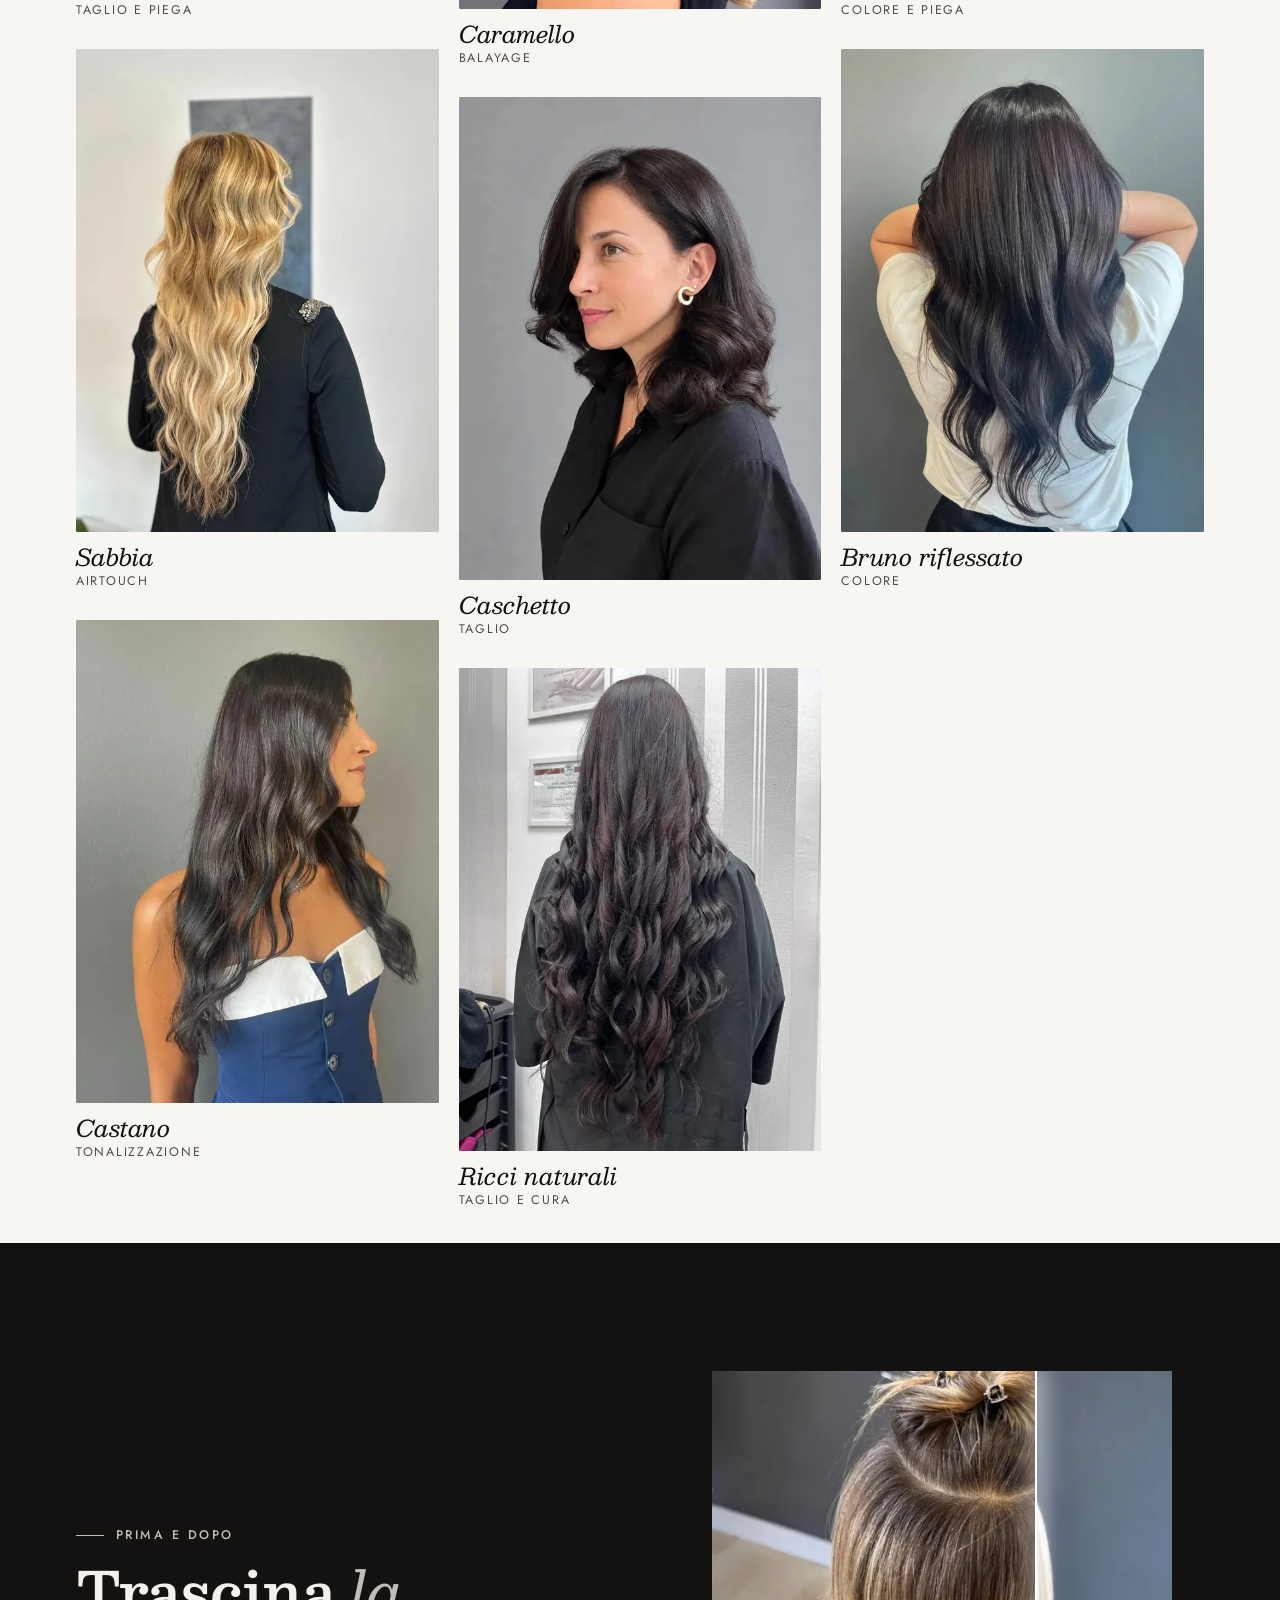
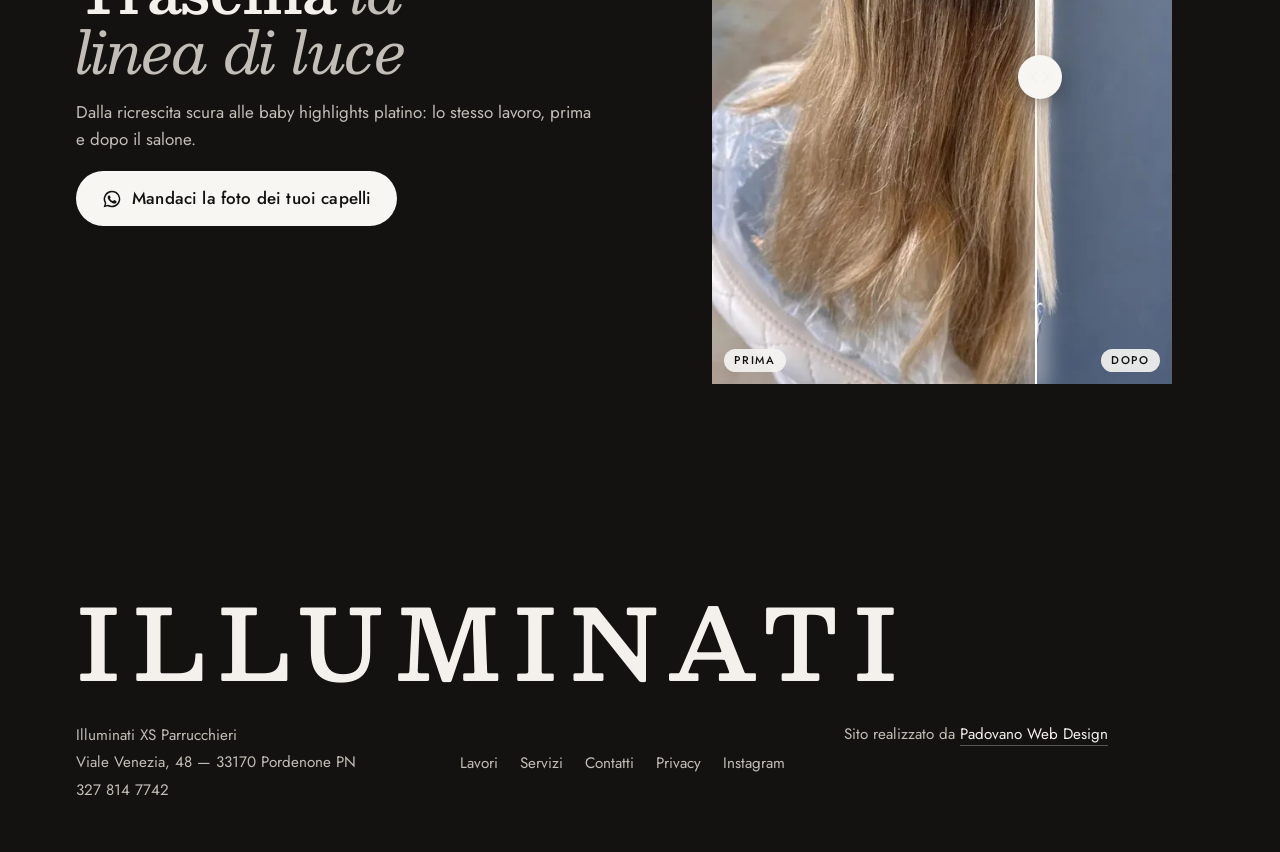
<file: lavori.html>
<!doctype html>
<html lang="it" class="no-js">
<head>
<meta charset="utf-8">
<script>document.documentElement.className="js"</script>
<meta name="viewport" content="width=device-width, initial-scale=1, viewport-fit=cover">
<title>Lavori: AirTouch, biondi e tagli a Pordenone | Illuminati XS</title>
<meta name="description" content="Lavori veri del salone Illuminati XS di Pordenone: AirTouch, balayage, baby highlights, castani luminosi e tagli.">
<meta name="robots" content="noindex, nofollow">
<link rel="canonical" href="https://chripav09-del.github.io/IlluminatiXS/lavori.html">
<meta name="theme-color" content="#F7F5F1">
<meta property="og:type" content="website">
<meta property="og:locale" content="it_IT">
<meta property="og:site_name" content="Illuminati XS Parrucchieri">
<meta property="og:title" content="Lavori: AirTouch, biondi e tagli a Pordenone | Illuminati XS">
<meta property="og:description" content="Lavori veri del salone Illuminati XS di Pordenone: AirTouch, balayage, baby highlights, castani luminosi e tagli.">
<meta property="og:url" content="https://chripav09-del.github.io/IlluminatiXS/lavori.html">
<meta property="og:image" content="https://chripav09-del.github.io/IlluminatiXS/og-image.jpg">
<meta property="og:image:width" content="1200">
<meta property="og:image:height" content="630">
<meta name="twitter:card" content="summary_large_image">
<link rel="icon" href="favicon.ico" sizes="any">
<link rel="icon" href="favicon.svg" type="image/svg+xml">
<link rel="apple-touch-icon" href="apple-touch-icon.png">
<link rel="manifest" href="site.webmanifest">
<link rel="preload" href="fonts/besley.woff2" as="font" type="font/woff2" crossorigin>
<link rel="preload" href="fonts/jost.woff2" as="font" type="font/woff2" crossorigin>
<link rel="stylesheet" href="css/base.css?v=202610012338">
<link rel="stylesheet" href="css/blocks.css?v=202610012338">
<script type="application/ld+json">{"@context": "https://schema.org", "@type": "HairSalon", "@id": "https://chripav09-del.github.io/IlluminatiXS/#salone", "name": "Illuminati XS Parrucchieri", "url": "https://chripav09-del.github.io/IlluminatiXS/", "image": "https://chripav09-del.github.io/IlluminatiXS/og-image.jpg", "logo": "https://chripav09-del.github.io/IlluminatiXS/icon-512.png", "telephone": "+39 327 814 7742", "address": {"@type": "PostalAddress", "streetAddress": "Viale Venezia, 48", "postalCode": "33170", "addressLocality": "Pordenone", "addressRegion": "PN", "addressCountry": "IT"}, "geo": {"@type": "GeoCoordinates", "latitude": 45.97245, "longitude": 12.64415}, "openingHoursSpecification": [{"@type": "OpeningHoursSpecification", "dayOfWeek": ["Tuesday", "Wednesday", "Thursday", "Friday", "Saturday"], "opens": "09:00", "closes": "19:00"}], "sameAs": ["https://www.instagram.com/illuminatixs_parrucchieri/"], "areaServed": "Pordenone", "knowsAbout": ["AirTouch", "Balayage", "Baby highlights", "Colorazione capelli", "Ricostruzione capelli"]}</script>
<script type="module" src="js/main.js?v=202610012338"></script>
</head>
<body>
<a class="skip" href="#contenuto">Vai al contenuto</a>
<header class="top">
  <div class="wrap">
    <a class="logo" href="./" aria-label="Illuminati XS Parrucchieri, home"><img src="img/logo-xs.svg" width="46" height="46" alt=""><b>Illuminati</b></a>
    <div class="top__right">
      <a class="btn top__book" href="https://wa.me/393278147742?text=Ciao!%20Vorrei%20prenotare%20un%20appuntamento%20da%20Illuminati%20XS." target="_blank" rel="noopener">Prenota su WhatsApp</a>
      <button class="menu-btn" type="button" aria-expanded="false" aria-controls="menu"><span>Menu</span><i aria-hidden="true"></i></button>
    </div>
  </div>
</header>
<div class="menu" id="menu" aria-hidden="true">
  <nav aria-label="Principale">
    <ol>
        <li><a href="./" style="--i:0"><strong>Home</strong><small>la copertina</small></a></li>
        <li><a href="lavori.html" style="--i:1" aria-current="page"><strong>Lavori</strong><small>prima e dopo, sfumature</small></a></li>
        <li><a href="servizi.html" style="--i:2"><strong>Servizi</strong><small>AirTouch, balayage, colore</small></a></li>
        <li><a href="contatti.html" style="--i:3"><strong>Contatti</strong><small>orari e prenotazioni</small></a></li>
    </ol>
  </nav>
  <div class="menu__foot">
    <p data-status>Martedì–sabato 9:00–19:00</p>
    <p>Viale Venezia, 48 · Pordenone</p>
    <div class="row">
      <a class="btn" href="https://wa.me/393278147742?text=Ciao!%20Vorrei%20prenotare%20un%20appuntamento%20da%20Illuminati%20XS." target="_blank" rel="noopener"><svg viewBox="0 0 24 24" aria-hidden="true" fill="currentColor"><path d="M12 2a10 10 0 0 0-8.6 15.1L2 22l5-1.3A10 10 0 1 0 12 2Zm0 18.2a8.2 8.2 0 0 1-4.2-1.2l-.3-.2-3 .8.8-2.9-.2-.3A8.2 8.2 0 1 1 12 20.2Zm4.5-6.1c-.2-.1-1.5-.7-1.7-.8-.2-.1-.4-.1-.6.1l-.8 1c-.1.2-.3.2-.5.1a6.7 6.7 0 0 1-3.3-2.9c-.3-.4.3-.4.7-1.3.1-.2 0-.3 0-.4l-.8-1.8c-.2-.5-.4-.4-.6-.4h-.5a1 1 0 0 0-.7.3 3 3 0 0 0-.9 2.2 5.2 5.2 0 0 0 1.1 2.7 11.8 11.8 0 0 0 4.5 4c1.7.7 2.3.8 3.2.6.5-.1 1.5-.6 1.7-1.2.2-.6.2-1.1.2-1.2-.1-.1-.3-.2-.5-.3Z"/></svg>Prenota su WhatsApp</a>
      <a class="btn btn--line" href="tel:+393278147742"><svg viewBox="0 0 24 24" aria-hidden="true" fill="none" stroke="currentColor" stroke-width="1.6"><path d="M5 4h4l2 5-2.5 1.5a11 11 0 0 0 5 5L15 13l5 2v4a2 2 0 0 1-2 2A16 16 0 0 1 3 6a2 2 0 0 1 2-2"/></svg>327 814 7742</a>
    </div>
  </div>
</div>
<main id="contenuto">
  <section class="phead">
    <div class="wrap">
      <p class="kicker">Lavori</p>
      <h1>Fatti in salone, <em>in viale Venezia</em></h1>
      <p class="lead">Ogni foto si accende quando la guardi. Se ne vedi una che ti piace, mandaci lo screenshot su WhatsApp.</p>
    </div>
  </section>

  <section class="sec" style="padding-top:0" aria-label="Galleria dei lavori">
    <div class="wrap">
      <div class="chips" role="group" aria-label="Filtra i lavori">
        <button class="chip" type="button" data-filter="tutti" aria-pressed="true">Tutti</button>
        <button class="chip" type="button" data-filter="biondi" aria-pressed="false">Biondi e AirTouch</button>
        <button class="chip" type="button" data-filter="castani" aria-pressed="false">Castani e scuri</button>
        <button class="chip" type="button" data-filter="tagli" aria-pressed="false">Tagli e pieghe</button>
      </div>
      <ul class="gallery">
        <li data-cat="biondi"><figure class="card" style="margin:0"><div class="lit" data-light="view"><img class="bw" src="img/balayage-miele-540.webp" srcset="img/balayage-miele-540.webp 540w, img/balayage-miele-1080.webp 1080w" sizes="(min-width:900px) 30vw, (min-width:600px) 45vw, 90vw" width="540" height="720" loading="lazy" decoding="async" alt="Balayage biondo miele con onde morbide"><img class="col" src="img/balayage-miele-540.webp" srcset="img/balayage-miele-540.webp 540w, img/balayage-miele-1080.webp 1080w" sizes="(min-width:900px) 30vw, (min-width:600px) 45vw, 90vw" width="540" height="720" alt="" aria-hidden="true" loading="lazy" decoding="async"><span class="beam" aria-hidden="true"></span></div><figcaption class="cap"><strong>Miele</strong><small>Balayage</small></figcaption></figure></li>
        <li data-cat="castani"><figure class="card" style="margin:0"><div class="lit" data-light="view"><img class="bw" src="img/cover-castano-540.webp" srcset="img/cover-castano-540.webp 540w, img/cover-castano-1080.webp 1080w" sizes="(min-width:900px) 30vw, (min-width:600px) 45vw, 90vw" width="540" height="720" loading="lazy" decoding="async" alt="Cliente con capelli castani lucidi e onde"><img class="col" src="img/cover-castano-540.webp" srcset="img/cover-castano-540.webp 540w, img/cover-castano-1080.webp 1080w" sizes="(min-width:900px) 30vw, (min-width:600px) 45vw, 90vw" width="540" height="720" alt="" aria-hidden="true" loading="lazy" decoding="async"><span class="beam" aria-hidden="true"></span></div><figcaption class="cap"><strong>Castano luminoso</strong><small>Piega a onde</small></figcaption></figure></li>
        <li data-cat="biondi"><figure class="card" style="margin:0"><div class="lit" data-light="view"><img class="bw" src="img/platino-540.webp" srcset="img/platino-540.webp 540w, img/platino-1080.webp 1080w" sizes="(min-width:900px) 30vw, (min-width:600px) 45vw, 90vw" width="540" height="720" loading="lazy" decoding="async" alt="Baby highlights su biondo platino"><img class="col" src="img/platino-540.webp" srcset="img/platino-540.webp 540w, img/platino-1080.webp 1080w" sizes="(min-width:900px) 30vw, (min-width:600px) 45vw, 90vw" width="540" height="720" alt="" aria-hidden="true" loading="lazy" decoding="async"><span class="beam" aria-hidden="true"></span></div><figcaption class="cap"><strong>Platino</strong><small>Baby highlights</small></figcaption></figure></li>
        <li data-cat="tagli castani"><figure class="card" style="margin:0"><div class="lit" data-light="view"><img class="bw" src="img/ritratto-caschetto-540.webp" srcset="img/ritratto-caschetto-540.webp 540w, img/ritratto-caschetto-1080.webp 1080w" sizes="(min-width:900px) 30vw, (min-width:600px) 45vw, 90vw" width="540" height="720" loading="lazy" decoding="async" alt="Caschetto mosso scuro dopo taglio e piega"><img class="col" src="img/ritratto-caschetto-540.webp" srcset="img/ritratto-caschetto-540.webp 540w, img/ritratto-caschetto-1080.webp 1080w" sizes="(min-width:900px) 30vw, (min-width:600px) 45vw, 90vw" width="540" height="720" alt="" aria-hidden="true" loading="lazy" decoding="async"><span class="beam" aria-hidden="true"></span></div><figcaption class="cap"><strong>Caschetto mosso</strong><small>Taglio e piega</small></figcaption></figure></li>
        <li data-cat="biondi"><figure class="card" style="margin:0"><div class="lit" data-light="view"><img class="bw" src="img/balayage-profilo-540.webp" srcset="img/balayage-profilo-540.webp 540w, img/balayage-profilo-1080.webp 1080w" sizes="(min-width:900px) 30vw, (min-width:600px) 45vw, 90vw" width="540" height="720" loading="lazy" decoding="async" alt="Balayage biondo caramello visto di profilo"><img class="col" src="img/balayage-profilo-540.webp" srcset="img/balayage-profilo-540.webp 540w, img/balayage-profilo-1080.webp 1080w" sizes="(min-width:900px) 30vw, (min-width:600px) 45vw, 90vw" width="540" height="720" alt="" aria-hidden="true" loading="lazy" decoding="async"><span class="beam" aria-hidden="true"></span></div><figcaption class="cap"><strong>Caramello</strong><small>Balayage</small></figcaption></figure></li>
        <li data-cat="castani"><figure class="card" style="margin:0"><div class="lit" data-light="view"><img class="bw" src="img/ritratto-onde-540.webp" srcset="img/ritratto-onde-540.webp 540w, img/ritratto-onde-1080.webp 1080w" sizes="(min-width:900px) 30vw, (min-width:600px) 45vw, 90vw" width="540" height="720" loading="lazy" decoding="async" alt="Capelli lunghi bruni con onde morbide"><img class="col" src="img/ritratto-onde-540.webp" srcset="img/ritratto-onde-540.webp 540w, img/ritratto-onde-1080.webp 1080w" sizes="(min-width:900px) 30vw, (min-width:600px) 45vw, 90vw" width="540" height="720" alt="" aria-hidden="true" loading="lazy" decoding="async"><span class="beam" aria-hidden="true"></span></div><figcaption class="cap"><strong>Bruno lucido</strong><small>Colore e piega</small></figcaption></figure></li>
        <li data-cat="biondi"><figure class="card" style="margin:0"><div class="lit" data-light="view"><img class="bw" src="img/sabbia-540.webp" srcset="img/sabbia-540.webp 540w, img/sabbia-960.webp 960w" sizes="(min-width:900px) 30vw, (min-width:600px) 45vw, 90vw" width="540" height="720" loading="lazy" decoding="async" alt="AirTouch biondo sabbia su capelli lunghi mossi"><img class="col" src="img/sabbia-540.webp" srcset="img/sabbia-540.webp 540w, img/sabbia-960.webp 960w" sizes="(min-width:900px) 30vw, (min-width:600px) 45vw, 90vw" width="540" height="720" alt="" aria-hidden="true" loading="lazy" decoding="async"><span class="beam" aria-hidden="true"></span></div><figcaption class="cap"><strong>Sabbia</strong><small>AirTouch</small></figcaption></figure></li>
        <li data-cat="tagli castani"><figure class="card" style="margin:0"><div class="lit" data-light="view"><img class="bw" src="img/caschetto-profilo-540.webp" srcset="img/caschetto-profilo-540.webp 540w, img/caschetto-profilo-1080.webp 1080w" sizes="(min-width:900px) 30vw, (min-width:600px) 45vw, 90vw" width="540" height="720" loading="lazy" decoding="async" alt="Caschetto mosso visto di profilo"><img class="col" src="img/caschetto-profilo-540.webp" srcset="img/caschetto-profilo-540.webp 540w, img/caschetto-profilo-1080.webp 1080w" sizes="(min-width:900px) 30vw, (min-width:600px) 45vw, 90vw" width="540" height="720" alt="" aria-hidden="true" loading="lazy" decoding="async"><span class="beam" aria-hidden="true"></span></div><figcaption class="cap"><strong>Caschetto</strong><small>Taglio</small></figcaption></figure></li>
        <li data-cat="castani"><figure class="card" style="margin:0"><div class="lit" data-light="view"><img class="bw" src="img/bruno-540.webp" srcset="img/bruno-540.webp 540w, img/bruno-1080.webp 1080w" sizes="(min-width:900px) 30vw, (min-width:600px) 45vw, 90vw" width="540" height="720" loading="lazy" decoding="async" alt="Capelli lunghi bruni con riflessi e onde, di schiena"><img class="col" src="img/bruno-540.webp" srcset="img/bruno-540.webp 540w, img/bruno-1080.webp 1080w" sizes="(min-width:900px) 30vw, (min-width:600px) 45vw, 90vw" width="540" height="720" alt="" aria-hidden="true" loading="lazy" decoding="async"><span class="beam" aria-hidden="true"></span></div><figcaption class="cap"><strong>Bruno riflessato</strong><small>Colore</small></figcaption></figure></li>
        <li data-cat="castani"><figure class="card" style="margin:0"><div class="lit" data-light="view"><img class="bw" src="img/castano-profilo-540.webp" srcset="img/castano-profilo-540.webp 540w, img/castano-profilo-1080.webp 1080w" sizes="(min-width:900px) 30vw, (min-width:600px) 45vw, 90vw" width="540" height="720" loading="lazy" decoding="async" alt="Castano scuro lucido visto di profilo"><img class="col" src="img/castano-profilo-540.webp" srcset="img/castano-profilo-540.webp 540w, img/castano-profilo-1080.webp 1080w" sizes="(min-width:900px) 30vw, (min-width:600px) 45vw, 90vw" width="540" height="720" alt="" aria-hidden="true" loading="lazy" decoding="async"><span class="beam" aria-hidden="true"></span></div><figcaption class="cap"><strong>Castano</strong><small>Tonalizzazione</small></figcaption></figure></li>
        <li data-cat="tagli castani"><figure class="card" style="margin:0"><div class="lit" data-light="view"><img class="bw" src="img/ricci-540.webp" srcset="img/ricci-540.webp 540w, img/ricci-1080.webp 1080w" sizes="(min-width:900px) 30vw, (min-width:600px) 45vw, 90vw" width="540" height="720" loading="lazy" decoding="async" alt="Ricci scuri molto lunghi definiti in salone"><img class="col" src="img/ricci-540.webp" srcset="img/ricci-540.webp 540w, img/ricci-1080.webp 1080w" sizes="(min-width:900px) 30vw, (min-width:600px) 45vw, 90vw" width="540" height="720" alt="" aria-hidden="true" loading="lazy" decoding="async"><span class="beam" aria-hidden="true"></span></div><figcaption class="cap"><strong>Ricci naturali</strong><small>Taglio e cura</small></figcaption></figure></li>
      </ul>
    </div>
  </section>

  <section class="sec--lg dark" aria-labelledby="h-pd">
    <div class="wrap compare-wrap">
      <div style="display:grid;gap:18px">
        <p class="kicker">Prima e dopo</p>
        <h2 id="h-pd">Trascina <em style="color:var(--on-dark-2)">la linea di luce</em></h2>
        <p class="lead">Dalla ricrescita scura alle baby highlights platino: lo stesso lavoro, prima e dopo il salone.</p>
        <div><a class="btn btn--light" href="https://wa.me/393278147742?text=Ciao!%20Vi%20mando%20una%20foto%20del%20colore%20che%20vorrei." target="_blank" rel="noopener"><svg viewBox="0 0 24 24" aria-hidden="true" fill="currentColor"><path d="M12 2a10 10 0 0 0-8.6 15.1L2 22l5-1.3A10 10 0 1 0 12 2Zm0 18.2a8.2 8.2 0 0 1-4.2-1.2l-.3-.2-3 .8.8-2.9-.2-.3A8.2 8.2 0 1 1 12 20.2Zm4.5-6.1c-.2-.1-1.5-.7-1.7-.8-.2-.1-.4-.1-.6.1l-.8 1c-.1.2-.3.2-.5.1a6.7 6.7 0 0 1-3.3-2.9c-.3-.4.3-.4.7-1.3.1-.2 0-.3 0-.4l-.8-1.8c-.2-.5-.4-.4-.6-.4h-.5a1 1 0 0 0-.7.3 3 3 0 0 0-.9 2.2 5.2 5.2 0 0 0 1.1 2.7 11.8 11.8 0 0 0 4.5 4c1.7.7 2.3.8 3.2.6.5-.1 1.5-.6 1.7-1.2.2-.6.2-1.1.2-1.2-.1-.1-.3-.2-.5-.3Z"/></svg>Mandaci la foto dei tuoi capelli</a></div>
      </div>
      <div class="compare">
        <img src="img/platino-prima-540.webp" srcset="img/platino-prima-540.webp 540w, img/platino-prima-1080.webp 1080w" sizes="460px" width="540" height="720" loading="lazy" alt="Prima: biondo con la ricrescita scura, in lavorazione">
        <img class="after" src="img/platino-540.webp" srcset="img/platino-540.webp 540w, img/platino-1080.webp 1080w" sizes="460px" width="540" height="720" loading="lazy" alt="Dopo: baby highlights su biondo platino">
        <span class="t b" aria-hidden="true">Prima</span><span class="t a" aria-hidden="true">Dopo</span>
        <button class="handle" type="button" role="slider" aria-label="Linea tra prima e dopo" aria-valuemin="0" aria-valuemax="100" aria-valuenow="50"><span><svg viewBox="0 0 24 24" fill="none" stroke="currentColor" stroke-width="1.8" aria-hidden="true"><path d="M9 6l-6 6 6 6M15 6l6 6-6 6"/></svg></span></button>
      </div>
    </div>
  </section>
</main>

<footer class="foot">
  <div class="wrap">
    <p class="big" aria-hidden="true">Illuminati</p>
    <div class="cols">
      <address>Illuminati XS Parrucchieri<br>Viale Venezia, 48 — 33170 Pordenone PN<br><a href="tel:+393278147742">327 814 7742</a></address>
      <!-- P.IVA E RAGIONE SOCIALE DA CHIEDERE (TODO-CLIENTE n.9) -->
      <nav class="links" aria-label="Pagine">
        <a href="lavori.html">Lavori</a><a href="servizi.html">Servizi</a><a href="contatti.html">Contatti</a><a href="privacy.html">Privacy</a><a href="https://www.instagram.com/illuminatixs_parrucchieri/" target="_blank" rel="noopener">Instagram</a>
      </nav>
      <p class="credit">Sito realizzato da <a href="https://padovanowebdesign.it" target="_blank" rel="noopener">Padovano Web Design</a></p>
    </div>
  </div>
</footer>
<div class="bar" role="navigation" aria-label="Azioni rapide">
  <a class="btn btn--line" href="tel:+393278147742"><svg viewBox="0 0 24 24" aria-hidden="true" fill="none" stroke="currentColor" stroke-width="1.6"><path d="M5 4h4l2 5-2.5 1.5a11 11 0 0 0 5 5L15 13l5 2v4a2 2 0 0 1-2 2A16 16 0 0 1 3 6a2 2 0 0 1 2-2"/></svg>Chiama</a>
  <a class="btn btn--light" href="https://wa.me/393278147742?text=Ciao!%20Vorrei%20prenotare%20un%20appuntamento%20da%20Illuminati%20XS." target="_blank" rel="noopener"><svg viewBox="0 0 24 24" aria-hidden="true" fill="currentColor"><path d="M12 2a10 10 0 0 0-8.6 15.1L2 22l5-1.3A10 10 0 1 0 12 2Zm0 18.2a8.2 8.2 0 0 1-4.2-1.2l-.3-.2-3 .8.8-2.9-.2-.3A8.2 8.2 0 1 1 12 20.2Zm4.5-6.1c-.2-.1-1.5-.7-1.7-.8-.2-.1-.4-.1-.6.1l-.8 1c-.1.2-.3.2-.5.1a6.7 6.7 0 0 1-3.3-2.9c-.3-.4.3-.4.7-1.3.1-.2 0-.3 0-.4l-.8-1.8c-.2-.5-.4-.4-.6-.4h-.5a1 1 0 0 0-.7.3 3 3 0 0 0-.9 2.2 5.2 5.2 0 0 0 1.1 2.7 11.8 11.8 0 0 0 4.5 4c1.7.7 2.3.8 3.2.6.5-.1 1.5-.6 1.7-1.2.2-.6.2-1.1.2-1.2-.1-.1-.3-.2-.5-.3Z"/></svg>WhatsApp</a>
</div>
</body>
</html>
</file>
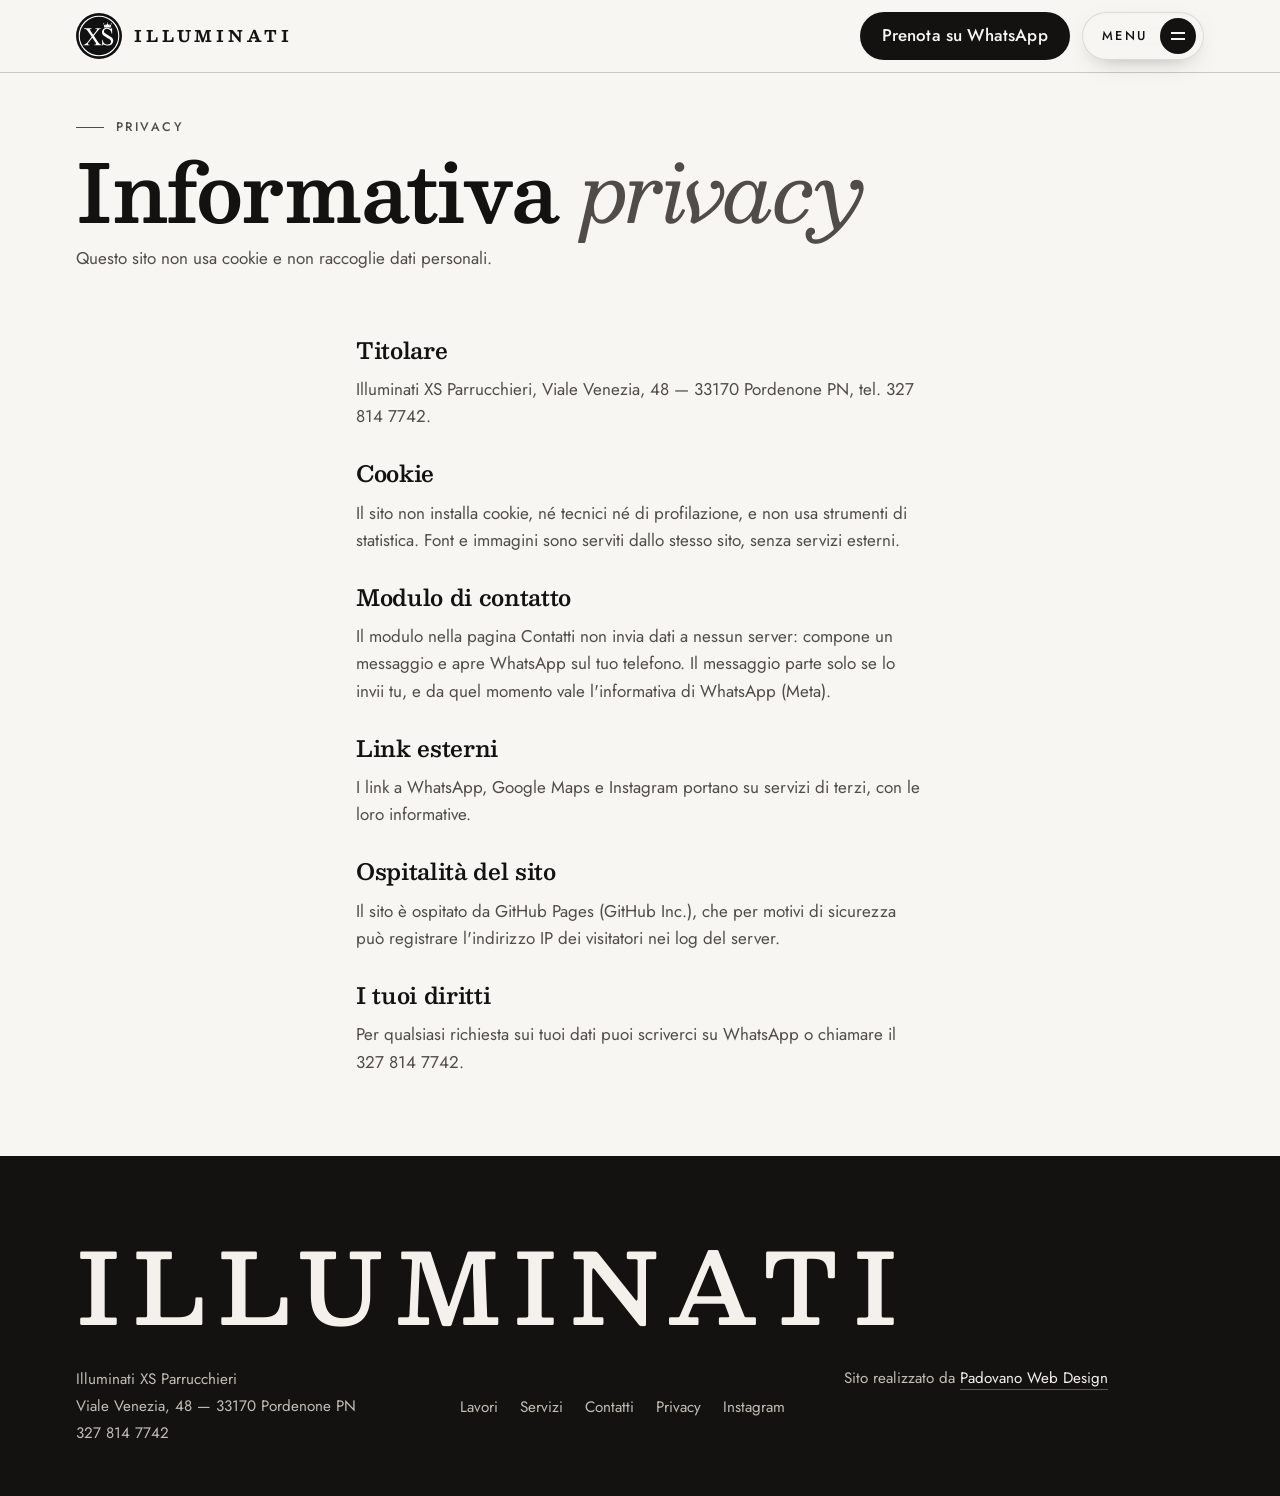
<file: privacy.html>
<!doctype html>
<html lang="it" class="no-js">
<head>
<meta charset="utf-8">
<script>document.documentElement.className="js"</script>
<meta name="viewport" content="width=device-width, initial-scale=1, viewport-fit=cover">
<title>Privacy | Illuminati XS Parrucchieri</title>
<meta name="description" content="Informativa privacy del sito di Illuminati XS Parrucchieri, Pordenone.">
<meta name="robots" content="noindex, nofollow">
<link rel="canonical" href="https://chripav09-del.github.io/IlluminatiXS/privacy.html">
<meta name="theme-color" content="#F7F5F1">
<meta property="og:type" content="website">
<meta property="og:locale" content="it_IT">
<meta property="og:site_name" content="Illuminati XS Parrucchieri">
<meta property="og:title" content="Privacy | Illuminati XS Parrucchieri">
<meta property="og:description" content="Informativa privacy del sito di Illuminati XS Parrucchieri, Pordenone.">
<meta property="og:url" content="https://chripav09-del.github.io/IlluminatiXS/privacy.html">
<meta property="og:image" content="https://chripav09-del.github.io/IlluminatiXS/og-image.jpg">
<meta property="og:image:width" content="1200">
<meta property="og:image:height" content="630">
<meta name="twitter:card" content="summary_large_image">
<link rel="icon" href="favicon.ico" sizes="any">
<link rel="icon" href="favicon.svg" type="image/svg+xml">
<link rel="apple-touch-icon" href="apple-touch-icon.png">
<link rel="manifest" href="site.webmanifest">
<link rel="preload" href="fonts/besley.woff2" as="font" type="font/woff2" crossorigin>
<link rel="preload" href="fonts/jost.woff2" as="font" type="font/woff2" crossorigin>
<link rel="stylesheet" href="css/base.css?v=202610012338">
<link rel="stylesheet" href="css/blocks.css?v=202610012338">
<script type="application/ld+json">{"@context": "https://schema.org", "@type": "HairSalon", "@id": "https://chripav09-del.github.io/IlluminatiXS/#salone", "name": "Illuminati XS Parrucchieri", "url": "https://chripav09-del.github.io/IlluminatiXS/", "image": "https://chripav09-del.github.io/IlluminatiXS/og-image.jpg", "logo": "https://chripav09-del.github.io/IlluminatiXS/icon-512.png", "telephone": "+39 327 814 7742", "address": {"@type": "PostalAddress", "streetAddress": "Viale Venezia, 48", "postalCode": "33170", "addressLocality": "Pordenone", "addressRegion": "PN", "addressCountry": "IT"}, "geo": {"@type": "GeoCoordinates", "latitude": 45.97245, "longitude": 12.64415}, "openingHoursSpecification": [{"@type": "OpeningHoursSpecification", "dayOfWeek": ["Tuesday", "Wednesday", "Thursday", "Friday", "Saturday"], "opens": "09:00", "closes": "19:00"}], "sameAs": ["https://www.instagram.com/illuminatixs_parrucchieri/"], "areaServed": "Pordenone", "knowsAbout": ["AirTouch", "Balayage", "Baby highlights", "Colorazione capelli", "Ricostruzione capelli"]}</script>
<script type="module" src="js/main.js?v=202610012338"></script>
</head>
<body>
<a class="skip" href="#contenuto">Vai al contenuto</a>
<header class="top">
  <div class="wrap">
    <a class="logo" href="./" aria-label="Illuminati XS Parrucchieri, home"><img src="img/logo-xs.svg" width="46" height="46" alt=""><b>Illuminati</b></a>
    <div class="top__right">
      <a class="btn top__book" href="https://wa.me/393278147742?text=Ciao!%20Vorrei%20prenotare%20un%20appuntamento%20da%20Illuminati%20XS." target="_blank" rel="noopener">Prenota su WhatsApp</a>
      <button class="menu-btn" type="button" aria-expanded="false" aria-controls="menu"><span>Menu</span><i aria-hidden="true"></i></button>
    </div>
  </div>
</header>
<div class="menu" id="menu" aria-hidden="true">
  <nav aria-label="Principale">
    <ol>
        <li><a href="./" style="--i:0"><strong>Home</strong><small>la copertina</small></a></li>
        <li><a href="lavori.html" style="--i:1"><strong>Lavori</strong><small>prima e dopo, sfumature</small></a></li>
        <li><a href="servizi.html" style="--i:2"><strong>Servizi</strong><small>AirTouch, balayage, colore</small></a></li>
        <li><a href="contatti.html" style="--i:3"><strong>Contatti</strong><small>orari e prenotazioni</small></a></li>
    </ol>
  </nav>
  <div class="menu__foot">
    <p data-status>Martedì–sabato 9:00–19:00</p>
    <p>Viale Venezia, 48 · Pordenone</p>
    <div class="row">
      <a class="btn" href="https://wa.me/393278147742?text=Ciao!%20Vorrei%20prenotare%20un%20appuntamento%20da%20Illuminati%20XS." target="_blank" rel="noopener"><svg viewBox="0 0 24 24" aria-hidden="true" fill="currentColor"><path d="M12 2a10 10 0 0 0-8.6 15.1L2 22l5-1.3A10 10 0 1 0 12 2Zm0 18.2a8.2 8.2 0 0 1-4.2-1.2l-.3-.2-3 .8.8-2.9-.2-.3A8.2 8.2 0 1 1 12 20.2Zm4.5-6.1c-.2-.1-1.5-.7-1.7-.8-.2-.1-.4-.1-.6.1l-.8 1c-.1.2-.3.2-.5.1a6.7 6.7 0 0 1-3.3-2.9c-.3-.4.3-.4.7-1.3.1-.2 0-.3 0-.4l-.8-1.8c-.2-.5-.4-.4-.6-.4h-.5a1 1 0 0 0-.7.3 3 3 0 0 0-.9 2.2 5.2 5.2 0 0 0 1.1 2.7 11.8 11.8 0 0 0 4.5 4c1.7.7 2.3.8 3.2.6.5-.1 1.5-.6 1.7-1.2.2-.6.2-1.1.2-1.2-.1-.1-.3-.2-.5-.3Z"/></svg>Prenota su WhatsApp</a>
      <a class="btn btn--line" href="tel:+393278147742"><svg viewBox="0 0 24 24" aria-hidden="true" fill="none" stroke="currentColor" stroke-width="1.6"><path d="M5 4h4l2 5-2.5 1.5a11 11 0 0 0 5 5L15 13l5 2v4a2 2 0 0 1-2 2A16 16 0 0 1 3 6a2 2 0 0 1 2-2"/></svg>327 814 7742</a>
    </div>
  </div>
</div>
<main id="contenuto">
  <section class="phead"><div class="wrap"><p class="kicker">Privacy</p><h1>Informativa <em>privacy</em></h1><p class="lead">Questo sito non usa cookie e non raccoglie dati personali.</p></div></section>
  <section class="sec" style="padding-top:0"><div class="wrap prose">
    <h2>Titolare</h2><p>Illuminati XS Parrucchieri, Viale Venezia, 48 — 33170 Pordenone PN, tel. 327 814 7742.</p>
    <!-- RAGIONE SOCIALE E P.IVA DA CHIEDERE (TODO-CLIENTE n.9) -->
    <h2>Cookie</h2><p>Il sito non installa cookie, né tecnici né di profilazione, e non usa strumenti di statistica. Font e immagini sono serviti dallo stesso sito, senza servizi esterni.</p>
    <h2>Modulo di contatto</h2><p>Il modulo nella pagina Contatti non invia dati a nessun server: compone un messaggio e apre WhatsApp sul tuo telefono. Il messaggio parte solo se lo invii tu, e da quel momento vale l'informativa di WhatsApp (Meta).</p>
    <h2>Link esterni</h2><p>I link a WhatsApp, Google Maps e Instagram portano su servizi di terzi, con le loro informative.</p>
    <h2>Ospitalità del sito</h2><p>Il sito è ospitato da GitHub Pages (GitHub Inc.), che per motivi di sicurezza può registrare l'indirizzo IP dei visitatori nei log del server.</p>
    <h2>I tuoi diritti</h2><p>Per qualsiasi richiesta sui tuoi dati puoi scriverci su WhatsApp o chiamare il 327 814 7742.</p>
  </div></section>
</main>

<footer class="foot">
  <div class="wrap">
    <p class="big" aria-hidden="true">Illuminati</p>
    <div class="cols">
      <address>Illuminati XS Parrucchieri<br>Viale Venezia, 48 — 33170 Pordenone PN<br><a href="tel:+393278147742">327 814 7742</a></address>
      <!-- P.IVA E RAGIONE SOCIALE DA CHIEDERE (TODO-CLIENTE n.9) -->
      <nav class="links" aria-label="Pagine">
        <a href="lavori.html">Lavori</a><a href="servizi.html">Servizi</a><a href="contatti.html">Contatti</a><a href="privacy.html">Privacy</a><a href="https://www.instagram.com/illuminatixs_parrucchieri/" target="_blank" rel="noopener">Instagram</a>
      </nav>
      <p class="credit">Sito realizzato da <a href="https://padovanowebdesign.it" target="_blank" rel="noopener">Padovano Web Design</a></p>
    </div>
  </div>
</footer>
<div class="bar" role="navigation" aria-label="Azioni rapide">
  <a class="btn btn--line" href="tel:+393278147742"><svg viewBox="0 0 24 24" aria-hidden="true" fill="none" stroke="currentColor" stroke-width="1.6"><path d="M5 4h4l2 5-2.5 1.5a11 11 0 0 0 5 5L15 13l5 2v4a2 2 0 0 1-2 2A16 16 0 0 1 3 6a2 2 0 0 1 2-2"/></svg>Chiama</a>
  <a class="btn btn--light" href="https://wa.me/393278147742?text=Ciao!%20Vorrei%20prenotare%20un%20appuntamento%20da%20Illuminati%20XS." target="_blank" rel="noopener"><svg viewBox="0 0 24 24" aria-hidden="true" fill="currentColor"><path d="M12 2a10 10 0 0 0-8.6 15.1L2 22l5-1.3A10 10 0 1 0 12 2Zm0 18.2a8.2 8.2 0 0 1-4.2-1.2l-.3-.2-3 .8.8-2.9-.2-.3A8.2 8.2 0 1 1 12 20.2Zm4.5-6.1c-.2-.1-1.5-.7-1.7-.8-.2-.1-.4-.1-.6.1l-.8 1c-.1.2-.3.2-.5.1a6.7 6.7 0 0 1-3.3-2.9c-.3-.4.3-.4.7-1.3.1-.2 0-.3 0-.4l-.8-1.8c-.2-.5-.4-.4-.6-.4h-.5a1 1 0 0 0-.7.3 3 3 0 0 0-.9 2.2 5.2 5.2 0 0 0 1.1 2.7 11.8 11.8 0 0 0 4.5 4c1.7.7 2.3.8 3.2.6.5-.1 1.5-.6 1.7-1.2.2-.6.2-1.1.2-1.2-.1-.1-.3-.2-.5-.3Z"/></svg>WhatsApp</a>
</div>
</body>
</html>
</file>
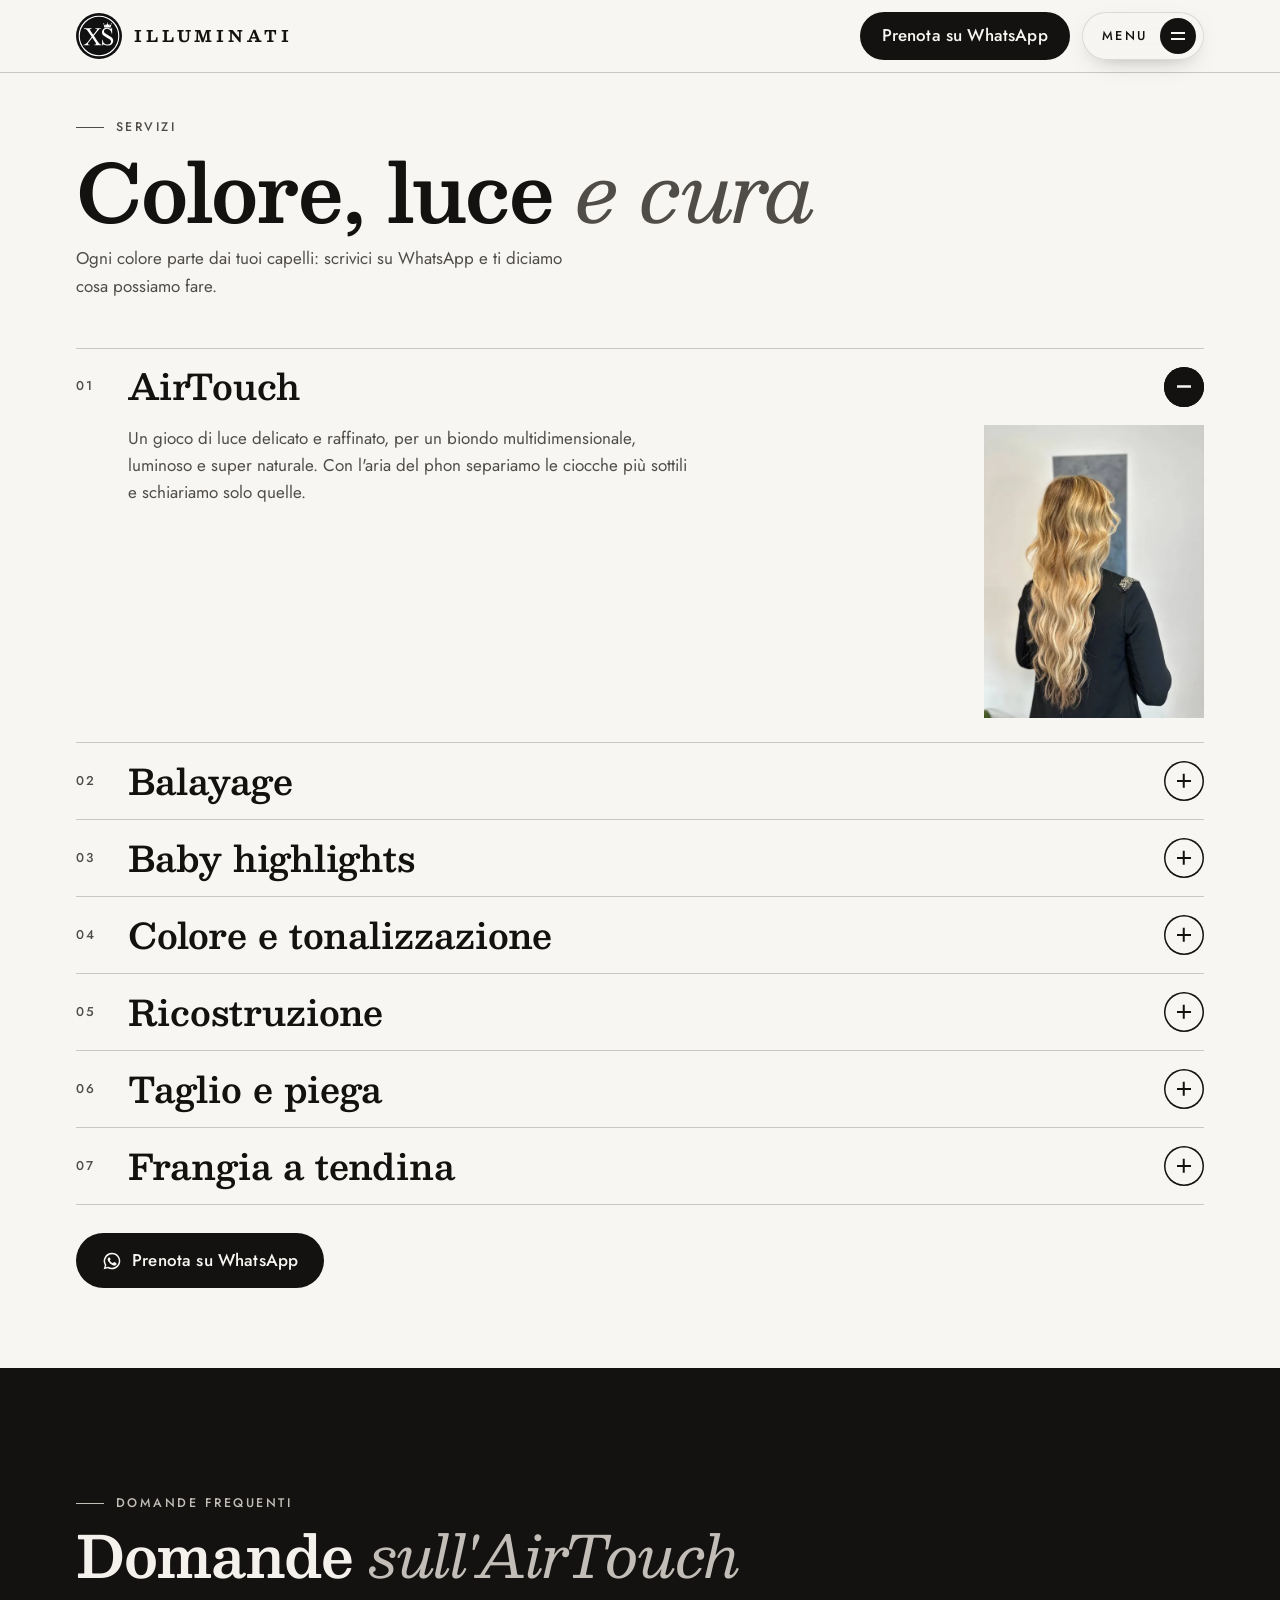
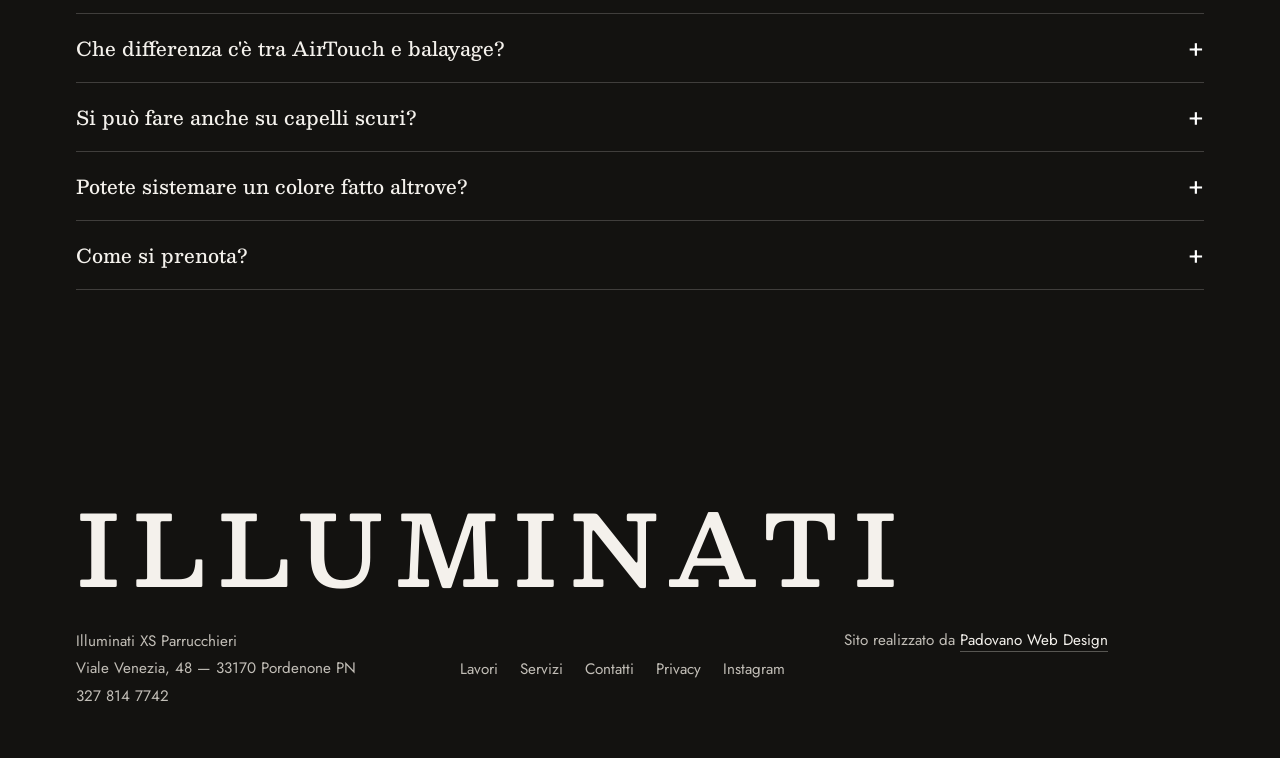
<file: servizi.html>
<!doctype html>
<html lang="it" class="no-js">
<head>
<meta charset="utf-8">
<script>document.documentElement.className="js"</script>
<meta name="viewport" content="width=device-width, initial-scale=1, viewport-fit=cover">
<title>Servizi: AirTouch, balayage e colore a Pordenone | Illuminati XS</title>
<meta name="description" content="AirTouch, balayage, baby highlights, colore e tonalizzazione, ricostruzione, taglio e piega a Pordenone. Prenota su WhatsApp.">
<meta name="robots" content="noindex, nofollow">
<link rel="canonical" href="https://chripav09-del.github.io/IlluminatiXS/servizi.html">
<meta name="theme-color" content="#F7F5F1">
<meta property="og:type" content="website">
<meta property="og:locale" content="it_IT">
<meta property="og:site_name" content="Illuminati XS Parrucchieri">
<meta property="og:title" content="Servizi: AirTouch, balayage e colore a Pordenone | Illuminati XS">
<meta property="og:description" content="AirTouch, balayage, baby highlights, colore e tonalizzazione, ricostruzione, taglio e piega a Pordenone. Prenota su WhatsApp.">
<meta property="og:url" content="https://chripav09-del.github.io/IlluminatiXS/servizi.html">
<meta property="og:image" content="https://chripav09-del.github.io/IlluminatiXS/og-image.jpg">
<meta property="og:image:width" content="1200">
<meta property="og:image:height" content="630">
<meta name="twitter:card" content="summary_large_image">
<link rel="icon" href="favicon.ico" sizes="any">
<link rel="icon" href="favicon.svg" type="image/svg+xml">
<link rel="apple-touch-icon" href="apple-touch-icon.png">
<link rel="manifest" href="site.webmanifest">
<link rel="preload" href="fonts/besley.woff2" as="font" type="font/woff2" crossorigin>
<link rel="preload" href="fonts/jost.woff2" as="font" type="font/woff2" crossorigin>
<link rel="stylesheet" href="css/base.css?v=202610012338">
<link rel="stylesheet" href="css/blocks.css?v=202610012338">
<script type="application/ld+json">{"@context": "https://schema.org", "@type": "HairSalon", "@id": "https://chripav09-del.github.io/IlluminatiXS/#salone", "name": "Illuminati XS Parrucchieri", "url": "https://chripav09-del.github.io/IlluminatiXS/", "image": "https://chripav09-del.github.io/IlluminatiXS/og-image.jpg", "logo": "https://chripav09-del.github.io/IlluminatiXS/icon-512.png", "telephone": "+39 327 814 7742", "address": {"@type": "PostalAddress", "streetAddress": "Viale Venezia, 48", "postalCode": "33170", "addressLocality": "Pordenone", "addressRegion": "PN", "addressCountry": "IT"}, "geo": {"@type": "GeoCoordinates", "latitude": 45.97245, "longitude": 12.64415}, "openingHoursSpecification": [{"@type": "OpeningHoursSpecification", "dayOfWeek": ["Tuesday", "Wednesday", "Thursday", "Friday", "Saturday"], "opens": "09:00", "closes": "19:00"}], "sameAs": ["https://www.instagram.com/illuminatixs_parrucchieri/"], "areaServed": "Pordenone", "knowsAbout": ["AirTouch", "Balayage", "Baby highlights", "Colorazione capelli", "Ricostruzione capelli"]}</script>
<script type="application/ld+json">{"@context": "https://schema.org", "@type": "FAQPage", "mainEntity": [{"@type": "Question", "name": "Che differenza c'è tra AirTouch e balayage?", "acceptedAnswer": {"@type": "Answer", "text": "Nel balayage le schiariture si sfumano a mano sulle ciocche. Nell'AirTouch prima si usa l'aria del phon per separare i capelli più sottili, e si schiariscono solo quelli: il passaggio dalla radice è ancora più morbido."}}, {"@type": "Question", "name": "Si può fare anche su capelli scuri?", "acceptedAnswer": {"@type": "Answer", "text": "Sì. Lavoriamo spesso anche su basi castane e scure: scrivici con una foto dei tuoi capelli e ti diciamo cosa si può ottenere."}}, {"@type": "Question", "name": "Potete sistemare un colore fatto altrove?", "acceptedAnswer": {"@type": "Answer", "text": "Sì, ci capita spesso, e lo raccontano anche le nostre clienti nelle recensioni. Mandaci una foto su WhatsApp prima dell'appuntamento."}}, {"@type": "Question", "name": "Come si prenota?", "acceptedAnswer": {"@type": "Answer", "text": "Su WhatsApp o per telefono al 327 814 7742, dal martedì al sabato."}}]}</script>
<script type="module" src="js/main.js?v=202610012338"></script>
</head>
<body>
<a class="skip" href="#contenuto">Vai al contenuto</a>
<header class="top">
  <div class="wrap">
    <a class="logo" href="./" aria-label="Illuminati XS Parrucchieri, home"><img src="img/logo-xs.svg" width="46" height="46" alt=""><b>Illuminati</b></a>
    <div class="top__right">
      <a class="btn top__book" href="https://wa.me/393278147742?text=Ciao!%20Vorrei%20prenotare%20un%20appuntamento%20da%20Illuminati%20XS." target="_blank" rel="noopener">Prenota su WhatsApp</a>
      <button class="menu-btn" type="button" aria-expanded="false" aria-controls="menu"><span>Menu</span><i aria-hidden="true"></i></button>
    </div>
  </div>
</header>
<div class="menu" id="menu" aria-hidden="true">
  <nav aria-label="Principale">
    <ol>
        <li><a href="./" style="--i:0"><strong>Home</strong><small>la copertina</small></a></li>
        <li><a href="lavori.html" style="--i:1"><strong>Lavori</strong><small>prima e dopo, sfumature</small></a></li>
        <li><a href="servizi.html" style="--i:2" aria-current="page"><strong>Servizi</strong><small>AirTouch, balayage, colore</small></a></li>
        <li><a href="contatti.html" style="--i:3"><strong>Contatti</strong><small>orari e prenotazioni</small></a></li>
    </ol>
  </nav>
  <div class="menu__foot">
    <p data-status>Martedì–sabato 9:00–19:00</p>
    <p>Viale Venezia, 48 · Pordenone</p>
    <div class="row">
      <a class="btn" href="https://wa.me/393278147742?text=Ciao!%20Vorrei%20prenotare%20un%20appuntamento%20da%20Illuminati%20XS." target="_blank" rel="noopener"><svg viewBox="0 0 24 24" aria-hidden="true" fill="currentColor"><path d="M12 2a10 10 0 0 0-8.6 15.1L2 22l5-1.3A10 10 0 1 0 12 2Zm0 18.2a8.2 8.2 0 0 1-4.2-1.2l-.3-.2-3 .8.8-2.9-.2-.3A8.2 8.2 0 1 1 12 20.2Zm4.5-6.1c-.2-.1-1.5-.7-1.7-.8-.2-.1-.4-.1-.6.1l-.8 1c-.1.2-.3.2-.5.1a6.7 6.7 0 0 1-3.3-2.9c-.3-.4.3-.4.7-1.3.1-.2 0-.3 0-.4l-.8-1.8c-.2-.5-.4-.4-.6-.4h-.5a1 1 0 0 0-.7.3 3 3 0 0 0-.9 2.2 5.2 5.2 0 0 0 1.1 2.7 11.8 11.8 0 0 0 4.5 4c1.7.7 2.3.8 3.2.6.5-.1 1.5-.6 1.7-1.2.2-.6.2-1.1.2-1.2-.1-.1-.3-.2-.5-.3Z"/></svg>Prenota su WhatsApp</a>
      <a class="btn btn--line" href="tel:+393278147742"><svg viewBox="0 0 24 24" aria-hidden="true" fill="none" stroke="currentColor" stroke-width="1.6"><path d="M5 4h4l2 5-2.5 1.5a11 11 0 0 0 5 5L15 13l5 2v4a2 2 0 0 1-2 2A16 16 0 0 1 3 6a2 2 0 0 1 2-2"/></svg>327 814 7742</a>
    </div>
  </div>
</div>
<main id="contenuto">
  <section class="phead">
    <div class="wrap">
      <p class="kicker">Servizi</p>
      <h1>Colore, luce <em>e cura</em></h1>
      <p class="lead">Ogni colore parte dai tuoi capelli: scrivici su WhatsApp e ti diciamo cosa possiamo fare.</p>
    </div>
  </section>
  <section class="sec" style="padding-top:0" aria-label="Elenco dei servizi">
    <div class="wrap">
      <div class="svc">
        <details open>
          <summary><span class="n">01</span><strong>AirTouch</strong><span class="pm" aria-hidden="true"></span></summary>
          <div class="body"><p>Un gioco di luce delicato e raffinato, per un biondo multidimensionale, luminoso e super naturale. Con l'aria del phon separiamo le ciocche più sottili e schiariamo solo quelle.</p><div class="lit" data-light="view"><img class="bw" src="img/sabbia-540.webp" srcset="img/sabbia-540.webp 540w, img/sabbia-960.webp 960w" sizes="220px" width="540" height="720" loading="lazy" decoding="async" alt="AirTouch biondo sabbia"><img class="col" src="img/sabbia-540.webp" srcset="img/sabbia-540.webp 540w, img/sabbia-960.webp 960w" sizes="220px" width="540" height="720" alt="" aria-hidden="true" loading="lazy" decoding="async"><span class="beam" aria-hidden="true"></span></div></div>
        </details>
        <details>
          <summary><span class="n">02</span><strong>Balayage</strong><span class="pm" aria-hidden="true"></span></summary>
          <div class="body"><p>Schiariture sfumate a mano, morbide dalla radice alle punte, senza stacchi netti.</p><div class="lit" data-light="view"><img class="bw" src="img/balayage-profilo-540.webp" srcset="img/balayage-profilo-540.webp 540w, img/balayage-profilo-1080.webp 1080w" sizes="220px" width="540" height="720" loading="lazy" decoding="async" alt="Balayage biondo caramello"><img class="col" src="img/balayage-profilo-540.webp" srcset="img/balayage-profilo-540.webp 540w, img/balayage-profilo-1080.webp 1080w" sizes="220px" width="540" height="720" alt="" aria-hidden="true" loading="lazy" decoding="async"><span class="beam" aria-hidden="true"></span></div></div>
        </details>
        <details>
          <summary><span class="n">03</span><strong>Baby highlights</strong><span class="pm" aria-hidden="true"></span></summary>
          <div class="body"><p>Riflessi sottilissimi e delicati, come se i capelli fossero naturalmente illuminati dal sole.</p><div class="lit" data-light="view"><img class="bw" src="img/platino-540.webp" srcset="img/platino-540.webp 540w, img/platino-1080.webp 1080w" sizes="220px" width="540" height="720" loading="lazy" decoding="async" alt="Baby highlights platino"><img class="col" src="img/platino-540.webp" srcset="img/platino-540.webp 540w, img/platino-1080.webp 1080w" sizes="220px" width="540" height="720" alt="" aria-hidden="true" loading="lazy" decoding="async"><span class="beam" aria-hidden="true"></span></div></div>
        </details>
        <details>
          <summary><span class="n">04</span><strong>Colore e tonalizzazione</strong><span class="pm" aria-hidden="true"></span></summary>
          <div class="body"><p>Un nuovo colore seguito da una tonalizzazione, per un risultato ancora più luminoso e armonioso. Anche su capelli scuri.</p><div class="lit" data-light="view"><img class="bw" src="img/castano-profilo-540.webp" srcset="img/castano-profilo-540.webp 540w, img/castano-profilo-1080.webp 1080w" sizes="220px" width="540" height="720" loading="lazy" decoding="async" alt="Castano scuro lucido dopo colore e tonalizzazione"><img class="col" src="img/castano-profilo-540.webp" srcset="img/castano-profilo-540.webp 540w, img/castano-profilo-1080.webp 1080w" sizes="220px" width="540" height="720" alt="" aria-hidden="true" loading="lazy" decoding="async"><span class="beam" aria-hidden="true"></span></div></div>
        </details>
        <details>
          <summary><span class="n">05</span><strong>Ricostruzione</strong><span class="pm" aria-hidden="true"></span></summary>
          <div class="body"><p>Per capelli stressati o rovinati da trattamenti precedenti: li riportiamo morbidi e luminosi.</p><div class="lit" data-light="view"><img class="bw" src="img/bruno-540.webp" srcset="img/bruno-540.webp 540w, img/bruno-1080.webp 1080w" sizes="220px" width="540" height="720" loading="lazy" decoding="async" alt="Capelli lunghi bruni lucidi, di schiena"><img class="col" src="img/bruno-540.webp" srcset="img/bruno-540.webp 540w, img/bruno-1080.webp 1080w" sizes="220px" width="540" height="720" alt="" aria-hidden="true" loading="lazy" decoding="async"><span class="beam" aria-hidden="true"></span></div></div>
        </details>
        <details>
          <summary><span class="n">06</span><strong>Taglio e piega</strong><span class="pm" aria-hidden="true"></span></summary>
          <div class="body"><p>Dal taglio alla piega a onde con la spazzola, per un movimento naturale.</p><div class="lit" data-light="view"><img class="bw" src="img/ritratto-caschetto-540.webp" srcset="img/ritratto-caschetto-540.webp 540w, img/ritratto-caschetto-1080.webp 1080w" sizes="220px" width="540" height="720" loading="lazy" decoding="async" alt="Caschetto mosso dopo taglio e piega"><img class="col" src="img/ritratto-caschetto-540.webp" srcset="img/ritratto-caschetto-540.webp 540w, img/ritratto-caschetto-1080.webp 1080w" sizes="220px" width="540" height="720" alt="" aria-hidden="true" loading="lazy" decoding="async"><span class="beam" aria-hidden="true"></span></div></div>
        </details>
        <details>
          <summary><span class="n">07</span><strong>Frangia a tendina</strong><span class="pm" aria-hidden="true"></span></summary>
          <div class="body"><p>La curtain bangs che incornicia il viso e cresce bene.</p></div>
        </details>
      </div>
      <p style="margin-top:28px"><a class="btn" href="https://wa.me/393278147742?text=Ciao!%20Vorrei%20prenotare%20un%20appuntamento%20da%20Illuminati%20XS." target="_blank" rel="noopener"><svg viewBox="0 0 24 24" aria-hidden="true" fill="currentColor"><path d="M12 2a10 10 0 0 0-8.6 15.1L2 22l5-1.3A10 10 0 1 0 12 2Zm0 18.2a8.2 8.2 0 0 1-4.2-1.2l-.3-.2-3 .8.8-2.9-.2-.3A8.2 8.2 0 1 1 12 20.2Zm4.5-6.1c-.2-.1-1.5-.7-1.7-.8-.2-.1-.4-.1-.6.1l-.8 1c-.1.2-.3.2-.5.1a6.7 6.7 0 0 1-3.3-2.9c-.3-.4.3-.4.7-1.3.1-.2 0-.3 0-.4l-.8-1.8c-.2-.5-.4-.4-.6-.4h-.5a1 1 0 0 0-.7.3 3 3 0 0 0-.9 2.2 5.2 5.2 0 0 0 1.1 2.7 11.8 11.8 0 0 0 4.5 4c1.7.7 2.3.8 3.2.6.5-.1 1.5-.6 1.7-1.2.2-.6.2-1.1.2-1.2-.1-.1-.3-.2-.5-.3Z"/></svg>Prenota su WhatsApp</a></p>
    </div>
  </section>
  <section class="sec--lg dark" id="domande" aria-labelledby="h-faq">
    <div class="wrap" style="display:grid;gap:28px">
      <div style="display:grid;gap:14px">
        <p class="kicker">Domande frequenti</p>
        <h2 id="h-faq">Domande <em style="color:var(--on-dark-2)">sull'AirTouch</em></h2>
      </div>
      <div class="faq">
        <details><summary>Che differenza c'è tra AirTouch e balayage?</summary><p>Nel balayage le schiariture si sfumano a mano sulle ciocche. Nell'AirTouch prima si usa l'aria del phon per separare i capelli più sottili, e si schiariscono solo quelli: il passaggio dalla radice è ancora più morbido.</p></details>
        <details><summary>Si può fare anche su capelli scuri?</summary><p>Sì. Lavoriamo spesso anche su basi castane e scure: scrivici con una foto dei tuoi capelli e ti diciamo cosa si può ottenere.</p></details>
        <details><summary>Potete sistemare un colore fatto altrove?</summary><p>Sì, ci capita spesso, e lo raccontano anche le nostre clienti nelle recensioni. Mandaci una foto su WhatsApp prima dell'appuntamento.</p></details>
        <details><summary>Come si prenota?</summary><p>Su WhatsApp o per telefono al 327 814 7742, dal martedì al sabato.</p></details>
      </div>
    </div>
  </section>
</main>

<footer class="foot">
  <div class="wrap">
    <p class="big" aria-hidden="true">Illuminati</p>
    <div class="cols">
      <address>Illuminati XS Parrucchieri<br>Viale Venezia, 48 — 33170 Pordenone PN<br><a href="tel:+393278147742">327 814 7742</a></address>
      <!-- P.IVA E RAGIONE SOCIALE DA CHIEDERE (TODO-CLIENTE n.9) -->
      <nav class="links" aria-label="Pagine">
        <a href="lavori.html">Lavori</a><a href="servizi.html">Servizi</a><a href="contatti.html">Contatti</a><a href="privacy.html">Privacy</a><a href="https://www.instagram.com/illuminatixs_parrucchieri/" target="_blank" rel="noopener">Instagram</a>
      </nav>
      <p class="credit">Sito realizzato da <a href="https://padovanowebdesign.it" target="_blank" rel="noopener">Padovano Web Design</a></p>
    </div>
  </div>
</footer>
<div class="bar" role="navigation" aria-label="Azioni rapide">
  <a class="btn btn--line" href="tel:+393278147742"><svg viewBox="0 0 24 24" aria-hidden="true" fill="none" stroke="currentColor" stroke-width="1.6"><path d="M5 4h4l2 5-2.5 1.5a11 11 0 0 0 5 5L15 13l5 2v4a2 2 0 0 1-2 2A16 16 0 0 1 3 6a2 2 0 0 1 2-2"/></svg>Chiama</a>
  <a class="btn btn--light" href="https://wa.me/393278147742?text=Ciao!%20Vorrei%20prenotare%20un%20appuntamento%20da%20Illuminati%20XS." target="_blank" rel="noopener"><svg viewBox="0 0 24 24" aria-hidden="true" fill="currentColor"><path d="M12 2a10 10 0 0 0-8.6 15.1L2 22l5-1.3A10 10 0 1 0 12 2Zm0 18.2a8.2 8.2 0 0 1-4.2-1.2l-.3-.2-3 .8.8-2.9-.2-.3A8.2 8.2 0 1 1 12 20.2Zm4.5-6.1c-.2-.1-1.5-.7-1.7-.8-.2-.1-.4-.1-.6.1l-.8 1c-.1.2-.3.2-.5.1a6.7 6.7 0 0 1-3.3-2.9c-.3-.4.3-.4.7-1.3.1-.2 0-.3 0-.4l-.8-1.8c-.2-.5-.4-.4-.6-.4h-.5a1 1 0 0 0-.7.3 3 3 0 0 0-.9 2.2 5.2 5.2 0 0 0 1.1 2.7 11.8 11.8 0 0 0 4.5 4c1.7.7 2.3.8 3.2.6.5-.1 1.5-.6 1.7-1.2.2-.6.2-1.1.2-1.2-.1-.1-.3-.2-.5-.3Z"/></svg>WhatsApp</a>
</div>
</body>
</html>
</file>
<file: css/base.css>
/* Illuminati XS v2 — base: token, reset, tipografia
   Colori dal marchio vero: nero dell'insegna e del logo, bianco delle poltrone,
   antracite delle pareti, oro = la luce dei biondi (solo come luce e dettaglio). */

@font-face{font-family:"Besley";src:url("../fonts/besley.woff2") format("woff2");font-weight:400 900;font-style:normal;font-display:swap}
@font-face{font-family:"Besley";src:url("../fonts/besley-italic.woff2") format("woff2");font-weight:400;font-style:italic;font-display:swap}
@font-face{font-family:"Jost";src:url("../fonts/jost.woff2") format("woff2");font-weight:400 500;font-style:normal;font-display:swap}

:root{
  --paper:hsl(40 22% 96%);      /* bianco caldo delle poltrone */
  --paper-2:hsl(36 18% 90%);    /* parquet chiaro, superfici */
  --ink:hsl(30 8% 7%);          /* nero insegna */
  --ink-2:hsl(30 5% 30%);       /* testo secondario su carta (8:1) */
  --line:hsl(30 6% 78%);
  --wall:hsl(214 9% 20%);       /* antracite delle pareti */
  --on-dark:hsl(40 25% 94%);
  --on-dark-2:hsl(40 8% 74%);
  --gold:hsl(0 0% 100%);        /* la luce: bianca, come il logo */
  --gold-ink:hsl(30 5% 30%);    /* accento su carta = grigio inchiostro */
  --focus:hsl(30 8% 7%);
  --error:hsl(4 70% 42%);
  --success:hsl(150 45% 28%);

  --font-display:"Besley","Clarendon","Rockwell",Georgia,serif;
  --font-body:"Jost","Futura","Century Gothic",system-ui,sans-serif;

  --s1:8px;--s2:16px;--s3:24px;--s4:32px;--s6:48px;--s10:80px;--s16:128px;
  --gutter:clamp(16px,5vw,56px); --max:1240px;
  --ease-spring:cubic-bezier(0.16,1,0.3,1); --ease:cubic-bezier(0.4,0,0.2,1);

  --h1:clamp(1.5rem,5.2vw,2.6rem);
  --h2:clamp(1.9rem,7.4vw,3.6rem);
  --h3:clamp(1.25rem,4vw,1.6rem);
  --bar-h:0px;
}
@media (max-width:899px){ :root{--bar-h:68px} }

*,*::before,*::after{box-sizing:border-box}
html{overflow-x:clip;-webkit-text-size-adjust:100%;scroll-behavior:smooth;scroll-padding-top:84px}
body{margin:0;background:var(--paper);color:var(--ink);font:400 1.0625rem/1.6 var(--font-body);-webkit-font-smoothing:antialiased;padding-bottom:var(--bar-h);overflow-x:hidden}
img,svg,video{display:block;max-width:100%}
img{height:auto}
a{color:inherit}
button,input,select,textarea{font:inherit;color:inherit}
h1,h2,h3{margin:0;font-family:var(--font-display);font-weight:600;line-height:1.04;letter-spacing:-.015em;text-wrap:balance}
h1{font-size:var(--h1)}
h2{font-size:var(--h2)}
h3{font-size:var(--h3)}
h2 em,h1 em{font-style:italic;font-weight:400;color:var(--gold-ink)}
p{margin:0;text-wrap:pretty}
ul,ol{margin:0;padding:0;list-style:none}
.wrap{width:100%;max-width:var(--max);margin-inline:auto;padding-inline:var(--gutter)}
.sr-only{position:absolute!important;width:1px;height:1px;overflow:hidden;clip:rect(0 0 0 0);white-space:nowrap}

.kicker{display:flex;align-items:center;gap:12px;font:500 .78rem/1.2 var(--font-body);letter-spacing:.2em;text-transform:uppercase;color:var(--ink-2)}
.kicker::before{content:"";width:28px;height:1px;background:currentColor}
.dark .kicker{color:var(--on-dark-2)}
.lead{color:var(--ink-2);max-width:52ch;font-size:1.0625rem}
.dark .lead{color:var(--on-dark-2)}

:focus{outline:none}
:focus-visible{outline:3px solid var(--focus);outline-offset:3px;border-radius:4px}
.skip{position:absolute;left:16px;top:-80px;z-index:200;background:var(--ink);color:var(--paper);padding:12px 18px;border-radius:999px;text-decoration:none;transition:top .25s var(--ease)}
.skip:focus{top:16px}

/* bottoni */
.btn{display:inline-flex;align-items:center;justify-content:center;gap:10px;min-height:52px;padding:14px 26px;border-radius:999px;border:0;cursor:pointer;text-decoration:none;font-weight:500;letter-spacing:.01em;background:var(--ink);color:var(--paper);transition:transform .25s var(--ease),background-color .25s var(--ease),box-shadow .35s var(--ease);-webkit-tap-highlight-color:transparent;position:relative;overflow:hidden;isolation:isolate}
.btn svg{width:20px;height:20px;flex:none}
.btn::after{ /* la luce che passa sul bottone */
  content:"";position:absolute;inset:-20% auto -20% -40%;width:30%;transform:skewX(-18deg) translateX(-120%);background:linear-gradient(90deg,transparent,hsl(0 0% 100% / .45),transparent);z-index:-1;transition:transform .7s var(--ease-spring)}
@media (hover:hover){ .btn:hover{box-shadow:0 14px 30px -14px hsl(30 8% 7% / .6)} .btn:hover::after{transform:skewX(-18deg) translateX(520%)} }
.btn:active{transform:translateY(1px) scale(.99)}
.btn--light{background:var(--paper);color:var(--ink)}
.btn--gold{background:var(--gold);color:var(--ink)}
.btn--gold .stars,.dark .btn--gold .stars{color:var(--ink)}
.btn--line{background:transparent;color:inherit;box-shadow:inset 0 0 0 1.5px currentColor}
@media (hover:hover){ .btn--line:hover{background:hsl(30 8% 7% / .06)} .dark .btn--line:hover{background:hsl(40 25% 94% / .08)} }

.link{display:inline-flex;align-items:center;gap:8px;min-height:44px;font-weight:500;text-decoration:none;color:var(--ink)}
.link span{background:linear-gradient(currentColor,currentColor) no-repeat 0 100%/100% 1px;padding-bottom:2px;transition:background-size .4s var(--ease-spring)}
.link svg{width:18px;height:18px;transition:transform .35s var(--ease-spring)}
@media (hover:hover){ .link:hover svg{transform:translateX(4px)} .link:hover span{background-size:30% 1px} }
.dark .link{color:var(--on-dark)}

.stars{color:var(--ink);letter-spacing:2px}
.dark .stars{color:var(--gold)}

/* sezioni: salti 48 / 80 / 128 */
.sec{padding-block:var(--s10)}
.sec--lg{padding-block:var(--s16)}
@media (max-width:899px){ .sec--lg{padding-block:var(--s10)} }
.dark{background:var(--ink);color:var(--on-dark)}
.dark :focus-visible{outline-color:#fff}

/* ingressi */
.rise{opacity:0;transform:translateY(22px);transition:opacity .7s var(--ease-spring),transform .7s var(--ease-spring);transition-delay:calc(var(--i,0) * 70ms)}
.rise.is-in{opacity:1;transform:none}
.no-js .rise{opacity:1;transform:none}

/* ===== LA FIRMA: la luce che colora =====
   due immagini sovrapposte: sotto in bianco e nero (come il logo), sopra a colori
   rivelata da un taglio diagonale; un fascio dorato accompagna il bordo. */
@property --x{syntax:"<percentage>";inherits:true;initial-value:-30%}
.lit{position:relative;overflow:hidden;--x:-30%;background:var(--paper-2)}
.lit img{width:100%;height:100%;object-fit:cover}
.lit .bw{filter:grayscale(1) contrast(1.06) brightness(.97)}
.lit .col{position:absolute;inset:0;clip-path:polygon(0 0,calc(var(--x) + 22%) 0,var(--x) 100%,0 100%)}
.lit .beam{position:absolute;top:-10%;bottom:-10%;left:calc(var(--x) + 11% - 40px);width:80px;pointer-events:none;
  background:linear-gradient(90deg,transparent,hsl(0 0% 100% / .7) 45%,hsl(0 0% 100% / .95) 50%,hsl(0 0% 100% / .7) 55%,transparent);
  transform:skewX(-12.4deg);mix-blend-mode:screen;filter:blur(5px);opacity:0;transition:opacity .4s var(--ease)}
.lit.is-lighting .beam{opacity:1}
.lit.is-lit{--x:130%}
.lit.is-lit .beam{display:none}
.lit.is-lighting{animation:light 1.7s cubic-bezier(.45,.05,.25,1) forwards}
@keyframes light{from{--x:-30%}to{--x:130%}}
.no-js .lit .col,.lit.no-anim .col{clip-path:none}
@media (prefers-reduced-motion:reduce){
  html{scroll-behavior:auto}
  *,*::before,*::after{animation:none!important;transition-duration:.01ms!important;transition-delay:0ms!important}
  .rise{opacity:1;transform:none}
  .lit .col{clip-path:none}
  .lit .beam{display:none}
}
</file>
<file: css/blocks.css>
/* Illuminati XS v2 — blocchi */

/* ---------- testata ---------- */
.top{position:fixed;inset:0 0 auto 0;z-index:80;transition:background-color .35s var(--ease),box-shadow .35s var(--ease),transform .45s var(--ease-spring)}
.top .wrap{display:flex;align-items:center;justify-content:space-between;gap:16px;min-height:72px}
.top.is-solid{background:hsl(40 22% 96% / .86);-webkit-backdrop-filter:blur(16px) saturate(160%);backdrop-filter:blur(16px) saturate(160%);box-shadow:0 1px 0 var(--line)}
.top.is-hidden{transform:translateY(-100%)}
.logo{display:inline-flex;align-items:center;gap:12px;text-decoration:none;min-height:44px}
.logo img{width:46px;height:46px;transition:transform .5s var(--ease-spring)}
@media (hover:hover){ .logo:hover img{transform:rotate(-8deg) scale(1.04)} }
.logo b{font:700 1rem/1 var(--font-display);letter-spacing:.24em;text-transform:uppercase;opacity:0;transform:translateX(-6px);transition:opacity .35s var(--ease),transform .35s var(--ease-spring)}
.top.is-solid .logo b{opacity:1;transform:none}
@media (max-width:380px){ .logo b{display:none} }
.top__right{display:flex;align-items:center;gap:12px}
.top__book{display:none}
@media (min-width:900px){ .top__book{display:inline-flex;min-height:46px;padding:10px 22px} }
.menu-btn{display:inline-flex;align-items:center;gap:12px;min-height:48px;padding:6px 8px 6px 20px;border-radius:999px;border:0;cursor:pointer;font:500 .8rem/1 var(--font-body);letter-spacing:.2em;text-transform:uppercase;
  background:hsl(40 22% 96% / .72);color:var(--ink);-webkit-backdrop-filter:blur(14px) saturate(160%);backdrop-filter:blur(14px) saturate(160%);box-shadow:inset 0 0 0 1px hsl(30 8% 7% / .12),0 8px 24px -14px hsl(30 8% 7% / .5);transition:transform .25s var(--ease)}
.menu-btn i{position:relative;width:36px;height:36px;border-radius:50%;background:var(--ink)}
.menu-btn i::before,.menu-btn i::after{content:"";position:absolute;left:11px;right:11px;height:1.5px;background:var(--paper);transition:transform .45s var(--ease-spring),top .45s var(--ease-spring)}
.menu-btn i::before{top:14px}.menu-btn i::after{top:20px}
.menu-btn[aria-expanded="true"] i::before{top:17px;transform:rotate(45deg)}
.menu-btn[aria-expanded="true"] i::after{top:17px;transform:rotate(-45deg)}
.menu-btn:active{transform:scale(.97)}

/* ---------- menu a tutto schermo ---------- */
.menu{position:fixed;inset:0;z-index:70;background:var(--paper);color:var(--ink);display:grid;grid-template-rows:1fr auto;padding:96px var(--gutter) calc(24px + env(safe-area-inset-bottom));
  clip-path:circle(0 at calc(100% - 44px) 36px);visibility:hidden;transition:clip-path .7s var(--ease-spring),visibility 0s .7s}
.menu.is-open{clip-path:circle(150% at calc(100% - 44px) 36px);visibility:visible;transition:clip-path .8s var(--ease-spring),visibility 0s}
.menu nav ol{display:grid;gap:4px;align-content:center;height:100%;counter-reset:m}
.menu nav a{display:grid;grid-template-columns:auto 1fr;align-items:baseline;gap:6px 18px;padding-block:10px;text-decoration:none;opacity:0;transform:translateY(24px);transition:opacity .5s var(--ease),transform .7s var(--ease-spring)}
.menu.is-open nav a{opacity:1;transform:none;transition-delay:calc(.15s + var(--i) * 70ms)}
.menu nav a::before{counter-increment:m;content:"0" counter(m);font:500 .8rem/1 var(--font-body);letter-spacing:.14em;color:var(--ink-2);align-self:center}
.menu nav strong{font:600 clamp(2.4rem,11vw,5.5rem)/1 var(--font-display);letter-spacing:.06em;text-transform:uppercase;transition:color .3s var(--ease),transform .5s var(--ease-spring)}
.menu nav small{grid-column:2;font:italic 400 1rem/1.2 var(--font-display);color:var(--ink-2)}
.menu nav a[aria-current="page"] strong{text-decoration:underline;text-decoration-thickness:2px;text-underline-offset:.12em}
@media (hover:hover){ .menu nav a:hover strong{transform:translateX(8px);font-style:italic;font-weight:400} }
.menu__foot{display:grid;gap:16px;border-top:1px solid var(--line);padding-top:20px;opacity:0;transition:opacity .5s var(--ease) .1s}
.menu.is-open .menu__foot{opacity:1;transition-delay:.45s}
.menu__foot p{color:var(--ink-2);font-size:.95rem}
.menu__foot .row{display:flex;flex-wrap:wrap;gap:10px}
body.menu-open{overflow:hidden}

/* ---------- copertina (home) ---------- */
.cover{position:relative;padding-top:0}
.cover__photo{position:relative;aspect-ratio:4/5;max-height:62svh;width:100%}
.cover__photo .lit{position:absolute;inset:0}
.cover__photo img{object-position:50% 18%}
.cover__photo::after{content:"";position:absolute;inset:0;pointer-events:none;background:linear-gradient(to bottom,hsl(30 8% 7% / .18),transparent 22%,transparent 58%,var(--paper) 99%)}
.cover__note{position:absolute;z-index:2;right:14px;top:96px;writing-mode:vertical-rl;transform:rotate(180deg);font:italic 400 .95rem/1 var(--font-display);color:var(--paper);text-shadow:0 1px 12px hsl(30 8% 7% / .55)}
.cover__body{position:relative;z-index:2;margin-top:-.45em;font-size:40px}
.mast{font:600 1em/.9 var(--font-display);letter-spacing:.12em;text-transform:uppercase;white-space:nowrap;margin-right:-.12em}
.mast > span{display:inline}

.cover__text{font-size:1rem;display:grid;gap:14px;padding-top:16px}
@media (max-width:899px) and (max-height:860px){ .cover__text .lead{display:none} }
.cover__text h1{max-width:20ch}
.cover__text .lead{font-size:1.05rem}
.cover__proof{display:flex;flex-wrap:wrap;align-items:center;gap:14px 22px}
.trust{display:inline-flex;align-items:center;gap:8px;min-height:44px;text-decoration:none;font-size:.95rem;font-weight:500}
.trust u{text-decoration:none;border-bottom:1px solid var(--line)}
@media (min-width:900px){
  .cover{display:grid;grid-template-columns:1fr 46%;min-height:100svh;align-items:end}
  .cover__photo{grid-column:2;grid-row:1;height:100svh;max-height:none;aspect-ratio:auto}
  .cover__photo::after{background:linear-gradient(to right,var(--paper) 0%,transparent 18%)}
  .cover__body{grid-column:1 / -1;grid-row:1;align-self:center;margin:0;padding-top:72px}
  .cover__text{max-width:520px}
  .cover__note{right:auto;left:calc(54% + 18px)}
}

/* ---------- lookbook (carosello grande) ---------- */
.look .head{display:grid;gap:14px;margin-bottom:var(--s4)}
@media (min-width:900px){ .look .head{grid-template-columns:1fr auto;align-items:end} }
.track{display:grid;grid-auto-flow:column;grid-auto-columns:min(78vw,420px);gap:14px;overflow-x:auto;overscroll-behavior-x:contain;scroll-snap-type:x mandatory;scroll-padding-inline:var(--gutter);padding:4px var(--gutter) 8px;margin-inline:calc(var(--gutter) * -1);scrollbar-width:none}
.track::-webkit-scrollbar{display:none}
.track > li{scroll-snap-align:start}
.card{display:grid;gap:12px;text-decoration:none}
.card .lit{aspect-ratio:3/4;border-radius:2px}
.card .lit img{transition:transform 1.2s var(--ease-spring)}
@media (hover:hover){ a.card:hover .lit img{transform:scale(1.035)} }
.card figcaption,.card .cap{display:flex;align-items:baseline;gap:12px}
.card .n{font:500 .78rem/1 var(--font-body);letter-spacing:.14em;color:var(--gold-ink)}
.card strong{font:italic 400 1.45rem/1.1 var(--font-display)}
.card small{margin-left:auto;font-size:.78rem;letter-spacing:.14em;text-transform:uppercase;color:var(--ink-2)}
.ctrl{display:flex;align-items:center;justify-content:space-between;gap:16px;margin-top:var(--s3)}
.count{font:500 .9rem/1 var(--font-body);letter-spacing:.1em;font-variant-numeric:tabular-nums}
.count b{font-weight:500;color:var(--gold-ink)}
.progress{flex:1;height:1px;background:var(--line);position:relative;max-width:240px}
.progress i{position:absolute;inset:0 auto 0 0;width:var(--p,16%);background:var(--ink);transition:width .5s var(--ease-spring)}
.arrows{display:flex;gap:8px}
.arrow{width:52px;height:52px;border-radius:50%;border:0;display:grid;place-items:center;cursor:pointer;background:transparent;color:inherit;box-shadow:inset 0 0 0 1.5px currentColor;transition:background-color .25s var(--ease),color .25s var(--ease),transform .2s var(--ease)}
.arrow svg{width:20px;height:20px}
@media (hover:hover){ .arrow:hover:not(:disabled){background:var(--ink);color:var(--paper)} .dark .arrow:hover:not(:disabled){background:var(--on-dark);color:var(--ink)} }
.arrow:active{transform:scale(.95)}
.arrow:disabled{opacity:.3;cursor:default}
.dark .progress{background:hsl(40 25% 94% / .2)} .dark .progress i{background:var(--gold)} .dark .count b{color:var(--gold)}

/* ---------- AirTouch: prima/dopo editoriale ---------- */
.air .wrap{display:grid;gap:var(--s6)}
.air__pair{position:relative;padding-right:22%;padding-bottom:18%}
.air__pair .after{aspect-ratio:3/4}
.air__pair .before{position:absolute;right:0;bottom:0;width:44%;aspect-ratio:3/4;box-shadow:0 0 0 6px var(--paper),0 24px 40px -20px hsl(30 8% 7% / .5)}
.air__pair .tag{position:absolute;z-index:3;left:10px;bottom:10px;padding:6px 10px;border-radius:999px;background:hsl(40 22% 96% / .85);-webkit-backdrop-filter:blur(8px);backdrop-filter:blur(8px);font:500 .7rem/1 var(--font-body);letter-spacing:.16em;text-transform:uppercase}
.air__copy{display:grid;gap:20px;align-content:center}
.points{display:grid;border-top:1px solid var(--line)}
.points li{display:grid;grid-template-columns:44px 1fr;gap:12px;padding-block:16px;border-bottom:1px solid var(--line);font:500 1.15rem/1.3 var(--font-display)}
.points li span{font:500 .8rem/1.6 var(--font-body);letter-spacing:.14em;color:var(--gold-ink)}
@media (min-width:900px){ .air .wrap{grid-template-columns:1fr 1fr;gap:var(--s10);align-items:center} }

/* ---------- recensioni (antracite) ---------- */
.voices .head{display:grid;gap:14px;margin-bottom:var(--s4)}
.voices .track{grid-auto-columns:min(86vw,560px)}
.quote{margin:0;display:grid;gap:22px;align-content:start;padding:28px 0 0;border-top:1px solid hsl(40 25% 94% / .2);min-height:100%}
.quote blockquote{margin:0;font:italic 400 clamp(1.4rem,5.4vw,2rem)/1.3 var(--font-display)}
.quote figcaption{font:500 .78rem/1 var(--font-body);letter-spacing:.16em;text-transform:uppercase;color:var(--on-dark-2)}
.voices .score{display:flex;align-items:center;gap:12px;font-weight:500}

/* ---------- vieni in salone ---------- */
.visit .sign{width:100%;height:auto;margin-bottom:var(--s6);border-radius:2px;box-shadow:0 30px 60px -36px hsl(30 8% 7% / .55)}
.visit .grid{display:grid;gap:var(--s4)}
@media (min-width:900px){ .visit .grid{grid-template-columns:1.2fr 1fr;gap:var(--s10);align-items:start} }
.status{display:inline-flex;align-items:center;gap:10px;font-weight:500;min-height:32px}
.status::before{content:"";width:10px;height:10px;border-radius:50%;background:var(--ink-2)}
.status.is-open{color:var(--success)}
.status.is-open::before{background:var(--success);animation:pulse 2.2s var(--ease) infinite}
@keyframes pulse{0%{box-shadow:0 0 0 0 hsl(150 45% 28% / .45)}100%{box-shadow:0 0 0 10px hsl(150 45% 28% / 0)}}
.hours{width:100%;border-collapse:collapse;font-variant-numeric:tabular-nums}
.hours th,.hours td{padding:12px 0;border-bottom:1px solid var(--line);text-align:left;font-weight:400}
.hours td{text-align:right;color:var(--ink-2)}
.hours tr.is-today th,.hours tr.is-today td{font-weight:500;color:var(--ink)}
.actions{display:flex;flex-wrap:wrap;gap:10px}
.addr{font:500 clamp(1.4rem,5vw,1.9rem)/1.2 var(--font-display)}

/* ---------- testata delle pagine interne ---------- */
.phead{padding:120px 0 var(--s6)}
.phead .wrap{display:grid;gap:16px}
.phead h1{font-size:clamp(2.4rem,10vw,5rem);line-height:.98}

/* ---------- galleria lavori ---------- */
.chips{display:flex;gap:8px;overflow-x:auto;scrollbar-width:none;padding:2px var(--gutter);margin:0 calc(var(--gutter) * -1) var(--s4)}
.chips::-webkit-scrollbar{display:none}
.chip{flex:none;min-height:44px;padding:10px 18px;border-radius:999px;border:0;cursor:pointer;background:transparent;box-shadow:inset 0 0 0 1px var(--line);font-weight:500;font-size:.95rem;transition:background-color .25s var(--ease),color .25s var(--ease),box-shadow .25s var(--ease)}
@media (hover:hover){ .chip:hover{box-shadow:inset 0 0 0 1px var(--ink)} }
.chip[aria-pressed="true"]{background:var(--ink);color:var(--paper);box-shadow:none}
.gallery{display:grid;grid-template-columns:repeat(2,minmax(0,1fr));gap:18px 12px}
.gallery .card,.gallery .cap{min-width:0}
.gallery .cap{flex-wrap:wrap;row-gap:2px}
.gallery .cap small{margin-left:0;width:100%}
.gallery li{transition:opacity .4s var(--ease),transform .5s var(--ease-spring)}
.gallery li.is-out{display:none}
.gallery li:nth-child(3n+1),.gallery li:nth-child(3n+2):last-child{grid-column:1 / -1}
.gallery li:nth-child(3n+1) .lit,.gallery li:nth-child(3n+2):last-child .lit{aspect-ratio:3/4}
.gallery .lit{aspect-ratio:3/4}
@media (min-width:900px){
  .gallery{grid-template-columns:repeat(3,minmax(0,1fr));gap:28px 20px}
  .gallery li:nth-child(3n+1),.gallery li:nth-child(3n+2):last-child{grid-column:auto}
  .gallery li:nth-child(3n+2){transform:translateY(48px)}
}
.compare-wrap{display:grid;gap:var(--s4);align-items:center}
@media (min-width:900px){ .compare-wrap{grid-template-columns:1fr 1fr;gap:var(--s10)} }
.compare{position:relative;width:min(100%,460px);aspect-ratio:3/4;overflow:hidden;touch-action:pan-y;user-select:none;-webkit-user-select:none;cursor:ew-resize;margin-inline:auto}
.compare img{position:absolute;inset:0;width:100%;height:100%;object-fit:cover;pointer-events:none}
.compare .after{clip-path:inset(0 0 0 var(--pos,50%))}
.compare .t{position:absolute;bottom:12px;z-index:2;padding:6px 10px;border-radius:999px;background:hsl(40 22% 96% / .9);color:var(--ink);font:500 .7rem/1 var(--font-body);letter-spacing:.16em;text-transform:uppercase;pointer-events:none}
.compare .t.b{left:12px}.compare .t.a{right:12px}
.compare .handle{position:absolute;top:0;bottom:0;left:var(--pos,50%);width:48px;margin-left:-24px;border:0;background:transparent;display:grid;place-items:center;cursor:ew-resize;touch-action:none}
.compare .handle::before{content:"";position:absolute;top:0;bottom:0;left:50%;width:2px;margin-left:-1px;background:#fff;box-shadow:0 0 22px 6px hsl(0 0% 100% / .7)}
.compare .handle span{position:relative;width:44px;height:44px;border-radius:50%;background:var(--paper);display:grid;place-items:center;box-shadow:0 6px 18px hsl(30 8% 7% / .35)}
.compare .handle svg{width:22px;height:22px}
.compare .handle:focus-visible{outline:none}.compare .handle:focus-visible span{outline:3px solid var(--focus);outline-offset:3px}

/* ---------- servizi ---------- */
.svc{display:grid;border-top:1px solid var(--line)}
.svc details{border-bottom:1px solid var(--line)}
.svc summary{list-style:none;cursor:pointer;display:grid;grid-template-columns:40px 1fr 40px;align-items:center;gap:12px;min-height:76px;padding-block:14px}
.svc summary::-webkit-details-marker{display:none}
.svc summary .n{font:500 .8rem/1 var(--font-body);letter-spacing:.14em;color:var(--gold-ink)}
.svc summary strong{font:600 clamp(1.4rem,5.6vw,2.2rem)/1.1 var(--font-display);transition:transform .45s var(--ease-spring)}
.svc summary .pm{width:40px;height:40px;border-radius:50%;box-shadow:inset 0 0 0 1.5px var(--ink);position:relative;transition:background-color .25s var(--ease)}
.svc summary .pm::before,.svc summary .pm::after{content:"";position:absolute;left:13px;right:13px;top:19px;height:1.5px;background:var(--ink);transition:transform .45s var(--ease-spring),background-color .25s var(--ease)}
.svc summary .pm::after{transform:rotate(90deg)}
.svc details[open] .pm{background:var(--ink)}
.svc details[open] .pm::before,.svc details[open] .pm::after{background:var(--paper);transform:rotate(180deg)}
@media (hover:hover){ .svc summary:hover strong{transform:translateX(6px)} }
.svc .body{display:grid;grid-template-columns:1fr;gap:16px;padding:0 0 24px 52px}
.svc .body p{color:var(--ink-2);max-width:56ch}
.svc .body .lit{width:min(220px,60%);aspect-ratio:3/4}
@media (min-width:900px){ .svc .body{grid-template-columns:1fr 220px;align-items:start} .svc .body .lit{width:100%} }
.faq{display:grid;border-top:1px solid hsl(40 25% 94% / .2)}
.faq details{border-bottom:1px solid hsl(40 25% 94% / .2)}
.faq summary{list-style:none;cursor:pointer;display:flex;justify-content:space-between;gap:16px;align-items:center;min-height:68px;padding-block:14px;font:500 1.2rem/1.3 var(--font-display)}
.faq summary::-webkit-details-marker{display:none}
.faq summary::after{content:"+";font:400 1.6rem/1 var(--font-body);color:var(--gold);transition:transform .45s var(--ease-spring)}
.faq details[open] summary::after{transform:rotate(45deg)}
.faq p{padding:0 0 22px;color:var(--on-dark-2);max-width:60ch}

/* ---------- contatti ---------- */
.contact .grid{display:grid;gap:var(--s6)}
@media (min-width:900px){ .contact .grid{grid-template-columns:1fr 1fr;gap:var(--s10)} }
.info{display:grid;gap:22px;align-content:start}
.info dl{display:grid;gap:22px;margin:0}
.info dt{font:500 .75rem/1 var(--font-body);letter-spacing:.2em;text-transform:uppercase;color:var(--ink-2);margin-bottom:8px}
.info dd{margin:0;font:500 1.35rem/1.35 var(--font-display)}
.info dd a{text-decoration:none;border-bottom:1px solid var(--line)}
.form{display:grid;gap:20px;padding:28px 22px;background:#fff;border-radius:2px;box-shadow:0 30px 60px -40px hsl(30 8% 7% / .45)}
.form h2{font-size:1.8rem}
.field{display:grid;gap:8px}
.field label{font-weight:500}
.field input,.field select,.field textarea{width:100%;min-height:52px;padding:12px 14px;border:0;border-bottom:1.5px solid var(--ink-2);border-radius:0;background:transparent;transition:border-color .25s var(--ease),background-color .25s var(--ease)}
.field textarea{min-height:96px;resize:vertical}
.field select{appearance:none;-webkit-appearance:none;background-image:linear-gradient(45deg,transparent 50%,var(--ink) 50%),linear-gradient(135deg,var(--ink) 50%,transparent 50%);background-position:calc(100% - 18px) 55%,calc(100% - 12px) 55%;background-size:6px 6px;background-repeat:no-repeat}
.field input:focus-visible,.field select:focus-visible,.field textarea:focus-visible{outline:none;border-bottom-color:var(--focus);background:hsl(30 8% 7% / .04)}
.field .err{color:var(--error);font-size:.9rem}
.field [aria-invalid="true"]{border-bottom-color:var(--error)}
.form .note{font-size:.88rem;color:var(--ink-2)}
.form .note a{color:inherit}
.form .btn{width:100%}

/* ---------- piede ---------- */
.foot{background:var(--ink);color:var(--on-dark-2);padding-block:var(--s10) var(--s6);font-size:.95rem}
.foot .wrap{display:grid;gap:var(--s4)}
.foot .big{font:600 40px/1 var(--font-display);letter-spacing:.12em;text-transform:uppercase;color:var(--on-dark);white-space:nowrap;margin-right:-.12em}
.foot address{font-style:normal;line-height:1.8}
.foot a{text-decoration:none}
@media (hover:hover){ .foot a:hover{color:var(--on-dark)} }
.foot .links{display:flex;flex-wrap:wrap;gap:4px 22px}
.foot .links a{display:inline-flex;min-height:44px;align-items:center}
.foot .credit a{color:var(--on-dark);border-bottom:1px solid hsl(40 25% 94% / .3)}
@media (min-width:900px){ .foot .cols{display:grid;grid-template-columns:repeat(3,1fr);gap:var(--s4)} }
.foot .cols{display:grid;gap:var(--s3)}

/* ---------- barra fissa mobile ---------- */
.bar{position:fixed;left:10px;right:10px;bottom:calc(8px + env(safe-area-inset-bottom));z-index:60;display:grid;grid-template-columns:1fr 1.5fr;gap:6px;padding:6px;border-radius:999px;background:hsl(30 8% 7% / .88);-webkit-backdrop-filter:blur(14px);backdrop-filter:blur(14px);box-shadow:0 18px 40px -16px hsl(30 8% 7% / .6)}
.bar .btn{min-height:48px;padding:10px 14px}
.bar .btn--line{color:var(--on-dark);box-shadow:none}
@media (min-width:900px){ .bar{display:none} }
body.menu-open .bar{display:none}

/* ---------- prosa (privacy, 404) ---------- */
.prose{display:grid;gap:14px;max-width:68ch;color:var(--ink-2)}
.prose h2{font-size:1.4rem;color:var(--ink);margin-top:18px}

/* ---------- 3D: insegna che si monta, copertina che si inclina, coverflow ---------- */
.cover__photo{overflow:clip}
.cover__photo .tilt{position:absolute;inset:0;transform:perspective(1100px) rotateX(var(--rx,0deg)) rotateY(var(--ry,0deg)) translateZ(var(--tz,0px)) scale(var(--sc,1));transform-origin:50% 100%}
.cover__photo .lit{position:absolute;inset:0}
.cover__photo .sheen{position:absolute;inset:0;z-index:2;pointer-events:none;mix-blend-mode:soft-light;opacity:var(--so,0);background:radial-gradient(circle at var(--mx,50%) var(--my,30%),hsl(0 0% 100% / .6),transparent 45%);transition:opacity .4s var(--ease)}

.mast .ch{display:inline-block;transform-origin:50% 100%}
.js .mast .ch{opacity:0;transform:perspective(600px) rotateX(-92deg) translateY(.08em)}
.mast.is-up .ch{opacity:1;transform:none;transition:transform 1.1s cubic-bezier(.2,1.3,.35,1),opacity .4s var(--ease);transition-delay:calc(var(--k) * 55ms)}
.mast .ch.gold{color:var(--gold-ink)}


.coverflow .card{transform:perspective(1000px) rotateY(var(--cy,0deg)) scale(var(--cs,1));transform-origin:50% 50%;transition:transform .12s linear}
@media (prefers-reduced-motion:reduce){
  .js .mast .ch{opacity:1;transform:none}
  .cover__photo .tilt,.coverflow .card{transform:none!important}
}
@media (min-width:900px){ .cover__body{max-width:none;padding-inline:max(var(--gutter),calc((100vw - var(--max)) / 2 + var(--gutter)))} }

.review-cta{display:grid;gap:18px;align-items:center;margin-top:var(--s6);padding-top:var(--s4);border-top:1px solid hsl(40 25% 94% / .2)}
.big5-old{font:700 clamp(5rem,26vw,9rem)/.8 var(--font-display);letter-spacing:-.04em;color:transparent;-webkit-text-stroke:1.5px var(--gold);background:linear-gradient(100deg,transparent 40%,hsl(0 0% 100% / .6) 50%,transparent 60%) 120% 0/250% 100% no-repeat;-webkit-background-clip:text;background-clip:text;animation:shine 4s var(--ease) infinite 1s}
@keyframes shine{0%{background-position:120% 0}60%,100%{background-position:-60% 0}}
@media (min-width:900px){ .review-cta{grid-template-columns:auto 1fr;gap:var(--s6)} }

.review-cta .score-big{display:flex;align-items:baseline;gap:14px;font:600 clamp(3rem,14vw,5rem)/1 var(--font-display);letter-spacing:-.02em}
.review-cta .score-big small{font:500 .8rem/1.3 var(--font-body);letter-spacing:.16em;text-transform:uppercase;color:var(--on-dark-2)}
.review-cta .score-big .stars{font-size:1.1rem;color:#fff;letter-spacing:4px;display:block}

/* insegna ricostruita: pannello nero, lettere in rilievo, luce che passa */
.insegna{position:relative;overflow:hidden;display:flex;align-items:center;justify-content:center;gap:4%;padding:7% 6%;margin-bottom:var(--s6);
  background:linear-gradient(180deg,hsl(0 0% 13%),hsl(0 0% 8%) 60%,hsl(0 0% 6%));border-radius:3px;
  box-shadow:inset 0 1px 0 hsl(0 0% 100% / .08),0 30px 50px -30px hsl(0 0% 0% / .7)}
.insegna::before{content:"";position:absolute;inset:0;background:repeating-linear-gradient(90deg,transparent 0 49.6%,hsl(0 0% 100% / .03) 49.6% 50%);pointer-events:none}
.insegna__t{font:600 40px/1 var(--font-display);letter-spacing:.2em;margin-right:-.2em;text-transform:uppercase;color:hsl(0 0% 97%);white-space:nowrap;
  text-shadow:1px 1px 0 hsl(0 0% 80%),2px 2px 0 hsl(0 0% 70%),3px 3px 0 hsl(0 0% 58%),4px 5px 2px hsl(0 0% 0% / .5),8px 12px 16px hsl(0 0% 0% / .55)}
.insegna img{width:clamp(44px,12vw,110px);height:auto;flex:none;filter:drop-shadow(3px 4px 3px hsl(0 0% 0% / .6))}
.insegna::after{content:"";position:absolute;top:-20%;bottom:-20%;left:-30%;width:22%;transform:skewX(-18deg);background:linear-gradient(90deg,transparent,hsl(0 0% 100% / .14),transparent);animation:sweep 6s var(--ease) infinite 1.5s;pointer-events:none}
@keyframes sweep{0%{left:-30%}35%,100%{left:120%}}
</file>
